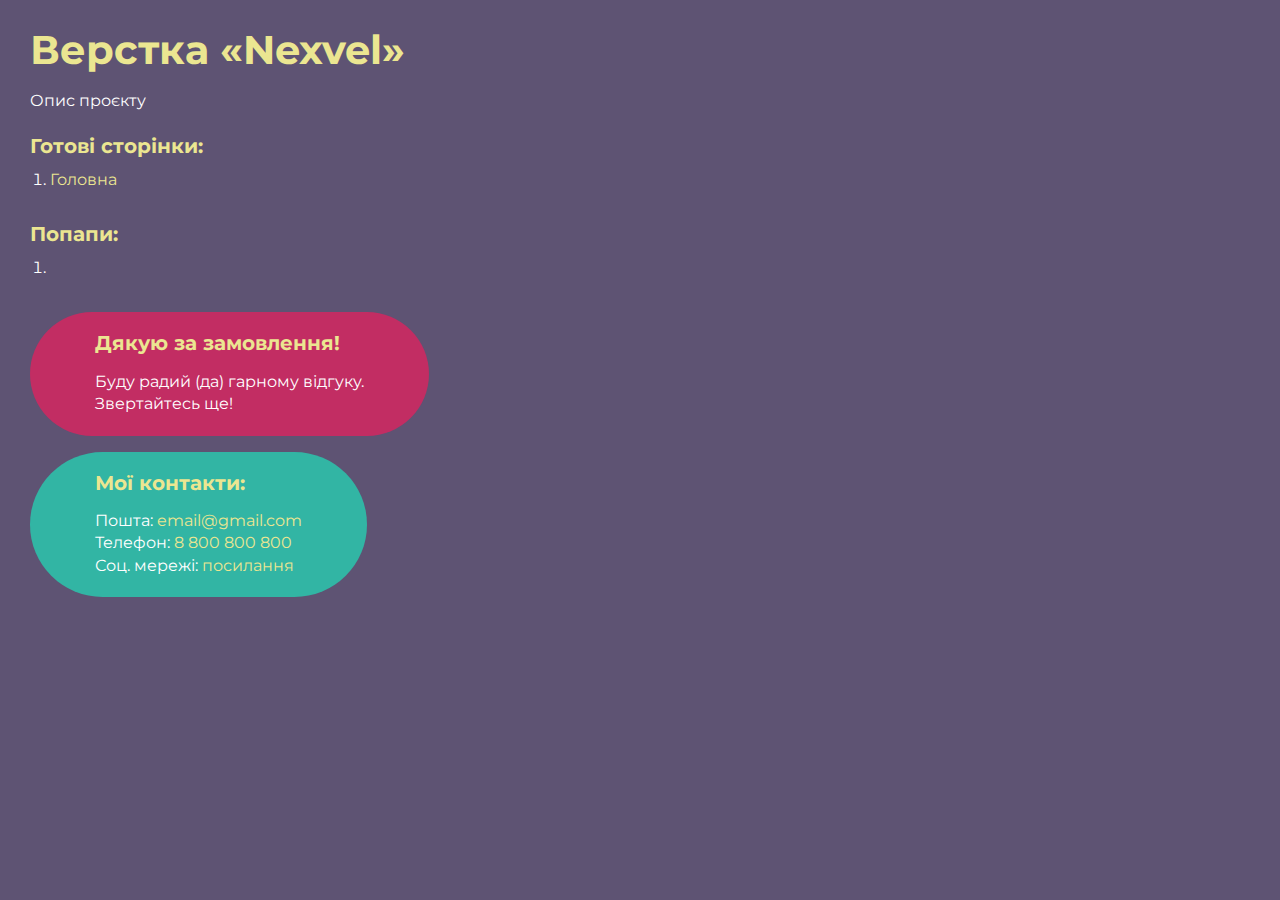
<file: index.html>
<!DOCTYPE html>
<html>

<head>
	<meta charset="UTF-8">
	<meta name="viewport" content="width=device-width, initial-scale=1.0">
	<title>Верстка «Nexvel»</title>
</head>

<body>
	<div class="rootpage">
		<h1>Верстка «Nexvel»</h1>
		<div class="rootpage__info">
			Опис проєкту
		</div>
		<h2>Готові сторінки:</h2>
		<ol class="rootpage__list">
			<li><a target="_blank" href="home.html">Головна</a></li>
		</ol>
		<h2>Попапи:</h2>
		<ol class="rootpage__list">
			<li><a target="_blank" href="home.html#"></a></li>
		</ol>
		<div class="rootpage__tnx">
			<h2>Дякую за замовлення!</h2>
			<p>Буду радий (да) гарному відгуку.</p>
			<p>Звертайтесь ще!</p>
		</div>
		<div class="rootpage__contacts">
			<h2>Мої контакти:</h2>
			<p>Пошта: <a href="mailto:email@gmail.com">email@gmail.com</a></p>
			<p>Телефон: <a href="tel:8800800800">8 800 800 800</a></p>
			<p>Соц. мережі: <a href="">посилання</a></p>
		</div>
	</div>
</body>
<style>
	@charset "UTF-8";
	@import url("https://fonts.googleapis.com/css?family=Montserrat:regular,700&display=swap");

	*,
	*::before,
	*::after {
		padding: 0px;
		margin: 0px;
		border: 0px;
		box-sizing: border-box;
	}

	html,
	body {
		height: 100%;
		margin: 0;
		padding: 0;
		min-width: 320px;
		width: 100%;
		color: #fff;
		background-color: #5e5373;
	}

	body {
		font-family: Montserrat;
		font-size: 100%;
		line-height: 1;
		font-size: 1rem;
	}

	a {
		text-decoration: none;
		color: #ebe691
	}

	a:visited {
		text-decoration: underline;
		color: #aaa768;
	}

	a:hover {
		text-decoration: none;
	}

	ul li {
		list-style: none;
	}

	img {
		vertical-align: top;
	}

	.wrapper {
		width: 100%;
		min-height: 100%;
		overflow: hidden;
	}

	.rootpage {
		padding: 30px;
		display: flex;
		flex-direction: column;
		align-items: flex-start;
	}

	@media (max-width: 767px) {
		.rootpage {
			padding: 30px 15px;
		}
	}

	h1 {
		color: #ebe691;
		font-size: 2.5rem;
		margin: 0px 0px 1.25rem 0px;
	}

	@media (max-width: 767px) {
		h1 {
			font-size: 1.85rem;
			margin: 0px 0px 1.25rem 0px;
		}
	}

	h2 {
		color: #ebe691;
		font-size: 1.25rem;
		margin: 0px 0px 1rem 0px;
	}

	@media (max-width: 767px) {
		h2 {
			font-size: 1.125rem;
			margin: 0px 0px 1rem 0px;
		}
	}

	.rootpage__info {
		line-height: 140%;
		margin: 0px 0px 1.5rem 0px;
	}

	.rootpage__list {
		margin: 0px 0px 2.25rem 1.25rem;
	}

	.rootpage__list li:not(:last-child) {
		margin: 0px 0px 15px 0px;
	}

	.rootpage__contacts,
	.rootpage__tnx {
		border-radius: 200px;
		padding: 20px 65px;
		line-height: 140%;
	}

	@media (max-width: 767px) {

		.rootpage__contacts,
		.rootpage__tnx {
			border-radius: 40px;
			padding: 20px;
		}
	}

	.rootpage__contacts {
		background: #32b5a4;

	}

	.rootpage__contacts a {
		color: #ebe691;
	}

	.rootpage__tnx {
		background: #c22d63;
		margin: 0px 0px 1rem 0px;
	}
</style>

</html>
</file>
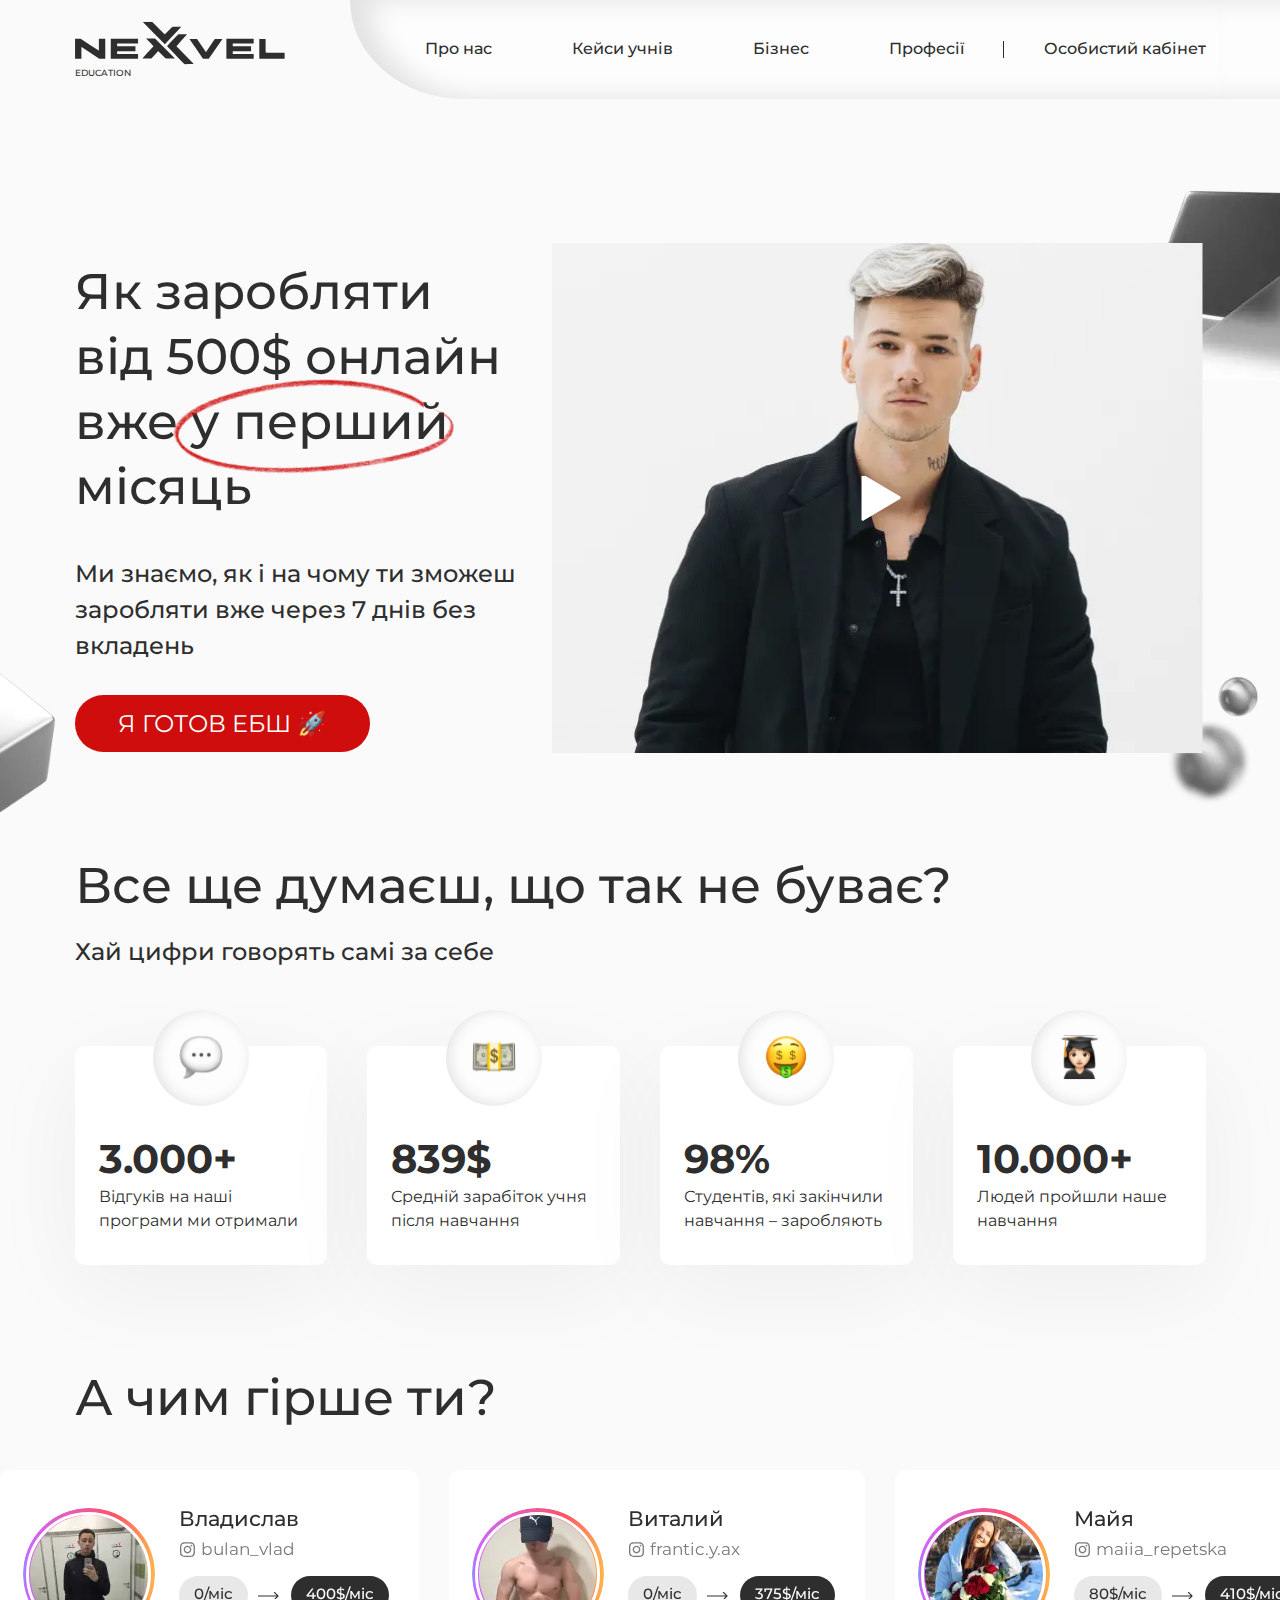
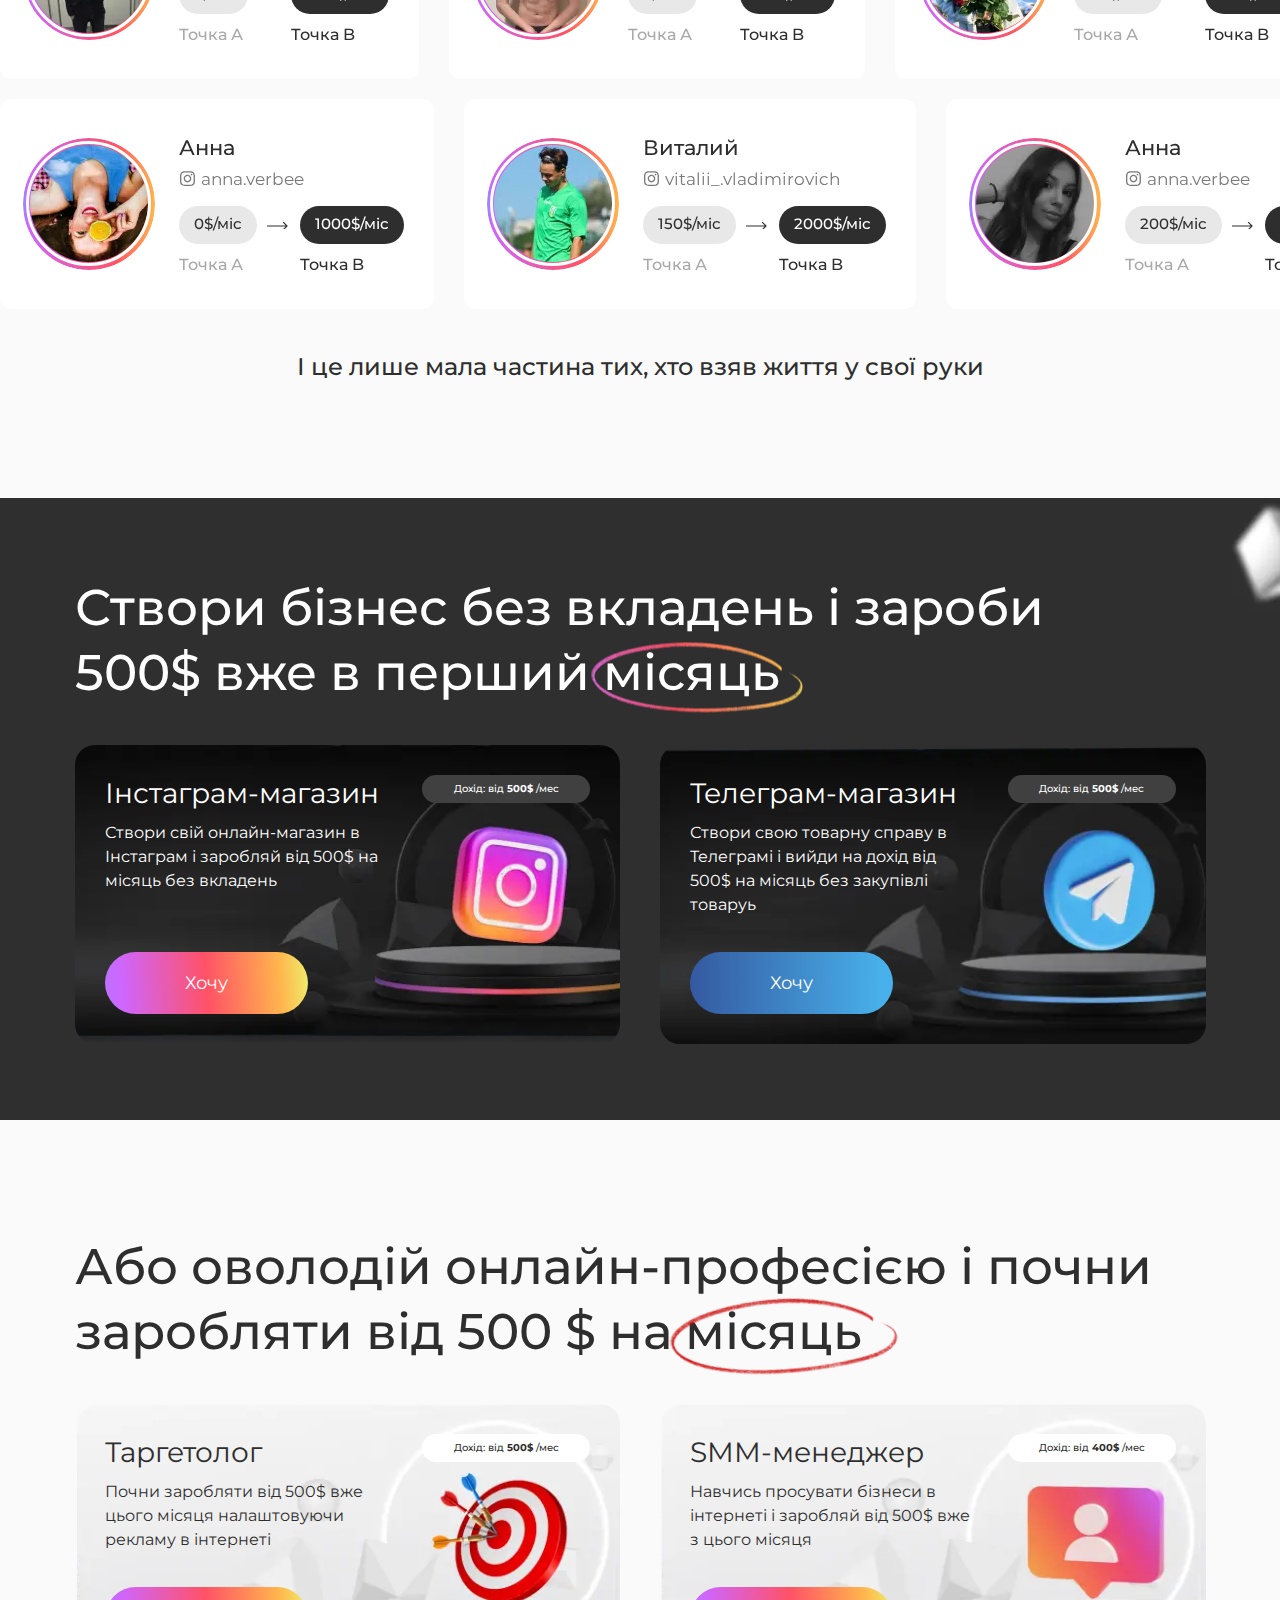
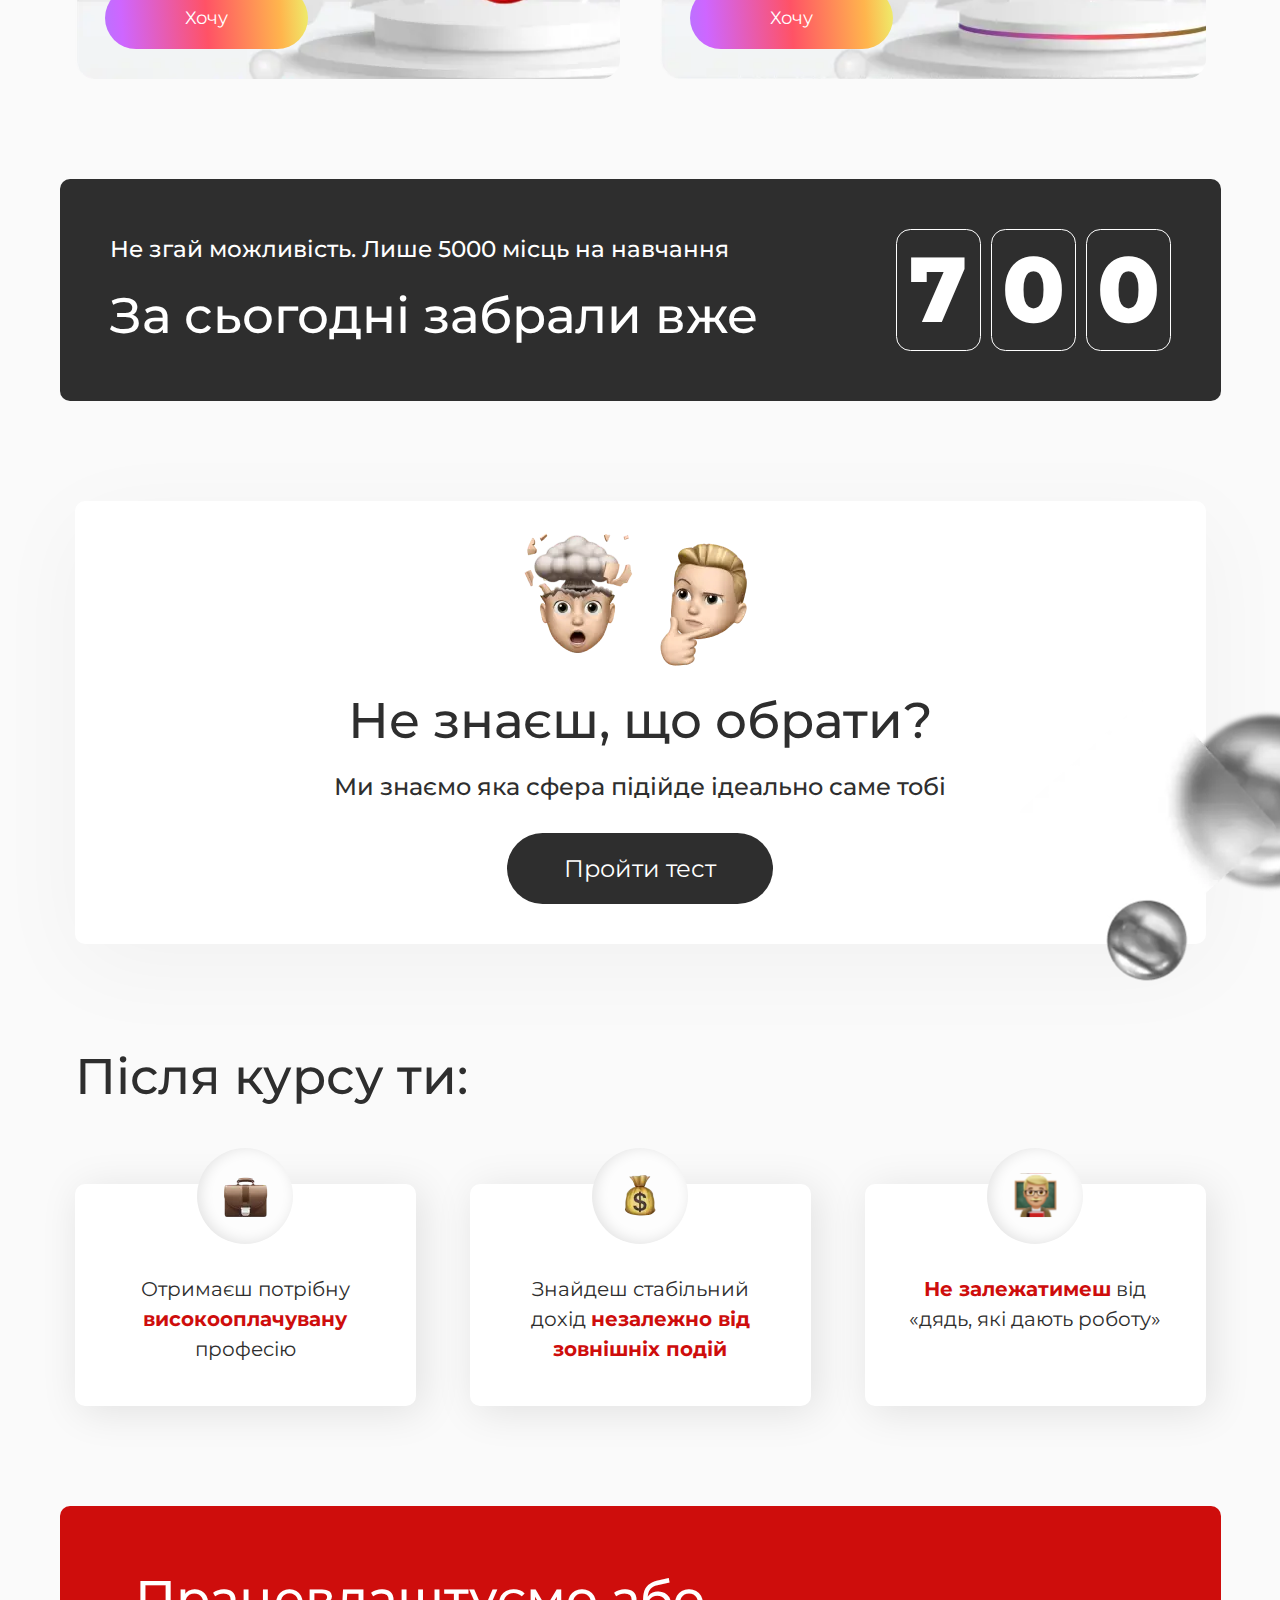
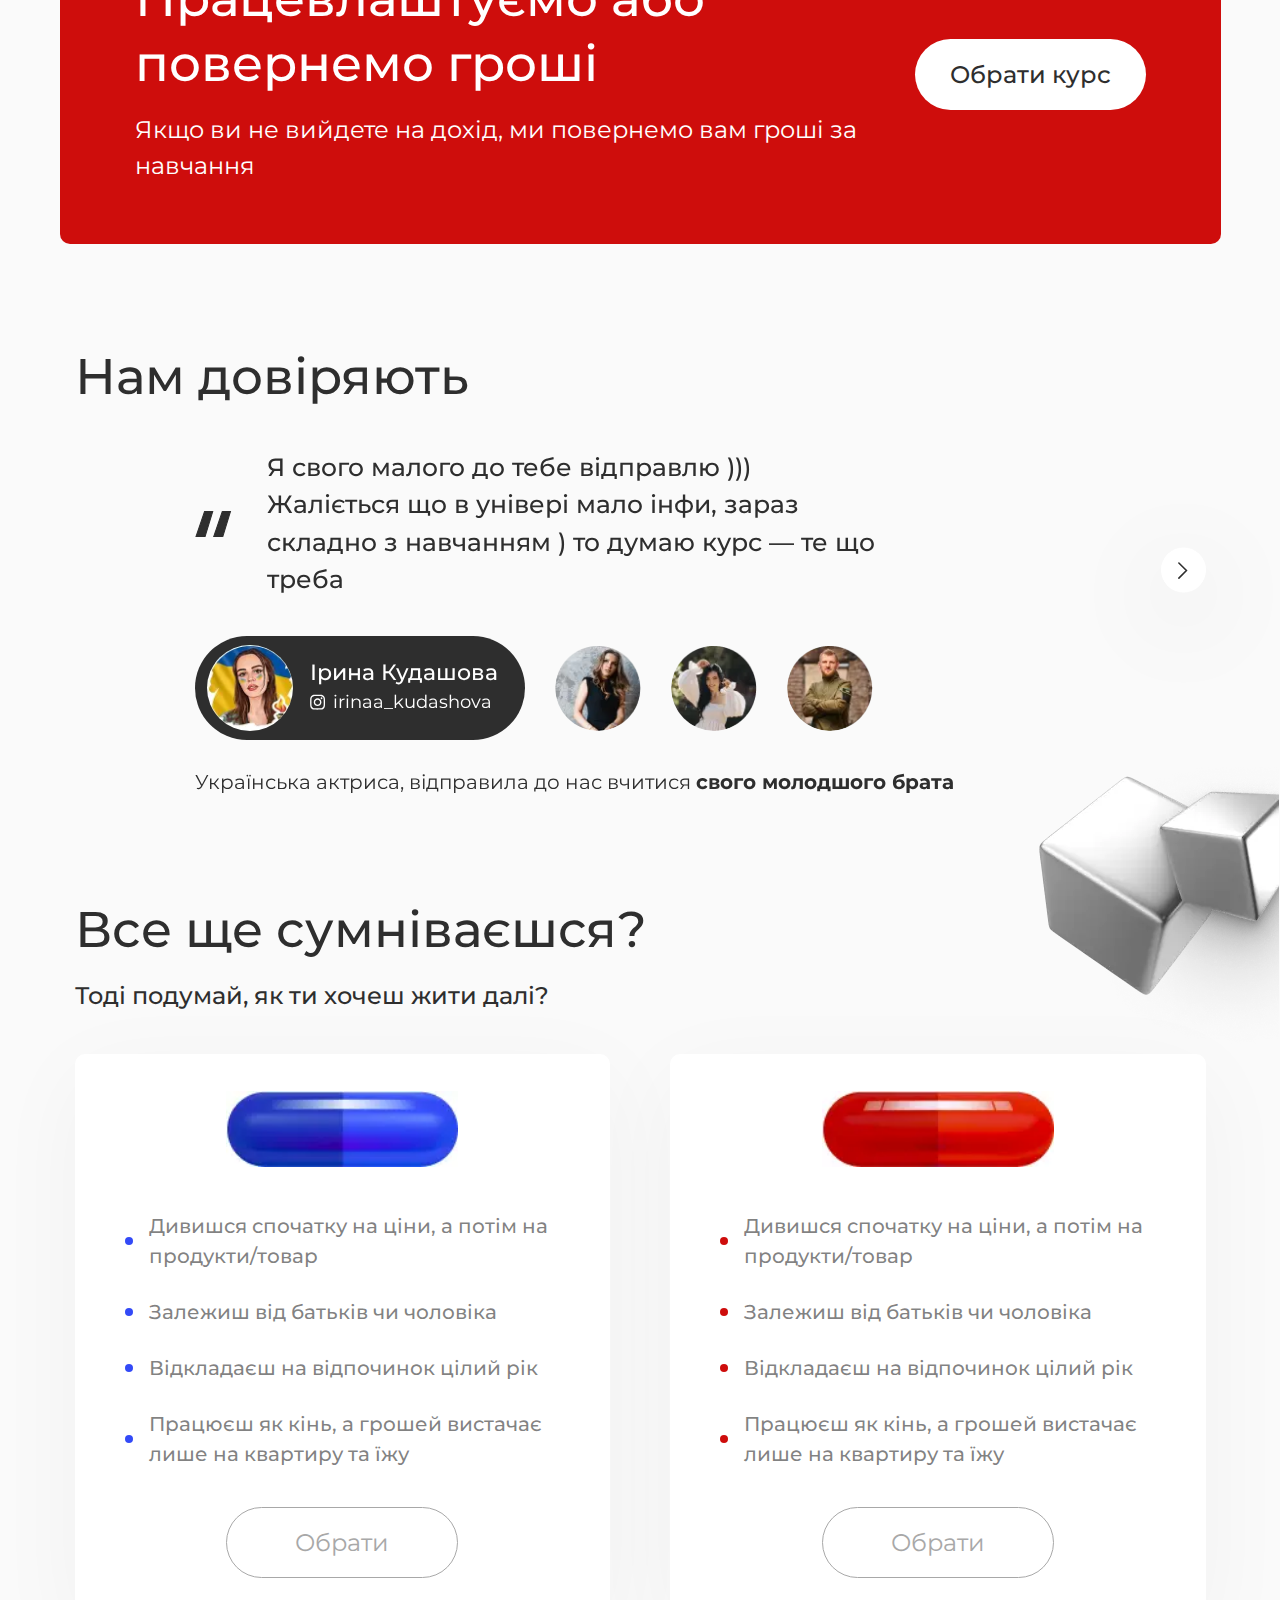
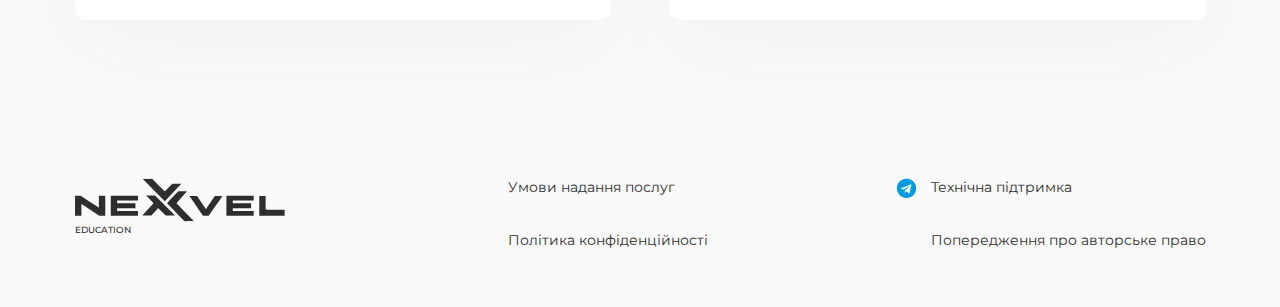
<file: home.html>
<!DOCTYPE html>
<html lang="en">

<head>
	<title>HomePage</title>
	<meta charset="UTF-8">
	<meta name="format-detection" content="telephone=no">
	<!-- <style>body{opacity: 0;}</style> -->
	<link rel="stylesheet" href="css/style.min.css?_v=20230125214231">
	<!-- <meta name="robots" content="noindex, nofollow"> -->
	<meta name="viewport" content="width=device-width, initial-scale=1.0">
</head>

<body>
	<div class="wrapper">
		<header class="header">
			<div class="header__container">
				<a href="#" class="logo">
					<img src="img/logo.svg" alt="logo">
					EDUCATION
				</a>
				<div class="header__menu menu">
					<button type="button" class="menu__icon icon-menu"><span></span></button>
					<nav class="menu__body">
						<ul class="menu__list">
							<li class="menu__item menu__item_about-us"><a href="#" class="menu__link">Про нас</a></li>
							<li class="menu__item"><a href="#" class="menu__link">Кейси учнів</a></li>
							<li class="menu__item menu__item_business"><a href="#" class="menu__link">Бізнес</a></li>
							<li class="menu__item"><a href="#" class="menu__link">Професії</a></li>
							<li class="menu__item menu__item_cab"><a href="#" class="menu__link">Особистий кабінет</a></li>
						</ul>
					</nav>
				</div>
			</div>
		</header>
		<main class="page page_home">
			<section class="hero">
				<div class="hero__container">
					<div class="hero__items">
						<div class="hero__content">
							<div hidden class="hero__dotts">
								<span></span>
							</div>
							<h2 class="hero__subtitle subtitle">Як заробляти від 500$ онлайн вже <span>у&nbsp;перший</span>
								місяць</h2>
							<h3 class="hero__label label">Ми знаємо, як і на чому ти зможеш заробляти вже через 7 днів без
								вкладень</h3>
							<div data-da=".hero__container,992,last" class="hero__cta">
								<a href="#" class="hero__button">Я ГОТОВ ЕБШ 🚀</a>
							</div>
						</div>
						<a data-watch href="#" class="hero__image">
							<span class="hero__icon">
								<img src="img/home/hero/play.svg" alt="icon">
							</span>
							<picture><source srcset="img/home/hero/hero.webp" type="image/webp"><img src="img/home/hero/hero.png" alt="image"></picture>
						</a>
					</div>
				</div>
			</section>
			<section class="page__statistics statistics">
				<div class="statistics__container">
					<h2 class="statistics__subtitle subtitle">Все ще думаєш, що так не буває?</h2>
					<h3 class="statistics__label label">Хай цифри говорять самі за себе</h3>
					<div class="statistics__items">
						<div class="statistics__item item-statistics">
							<div class="item-statistics__image">
								<img src="img/home/statistics/01.svg" alt="icon">
							</div>
							<div class="item-statistics__value">3.000+</div>
							<p class="item-statistics__text">Відгуків на наші програми ми отримали</p>
						</div>
						<div class="statistics__item item-statistics">
							<div class="item-statistics__image">
								<img src="img/home/statistics/02.svg" alt="icon">
							</div>
							<div class="item-statistics__value">839$</div>
							<p class="item-statistics__text">Средній зарабіток учня після навчання</p>
						</div>
						<div class="statistics__item item-statistics">
							<div class="item-statistics__image">
								<img src="img/home/statistics/03.svg" alt="icon">
							</div>
							<div class="item-statistics__value">98%</div>
							<p class="item-statistics__text">Студентів, які закінчили навчання – заробляють</p>
						</div>
						<div class="statistics__item item-statistics">
							<div class="item-statistics__image">
								<img src="img/home/statistics/04.svg" alt="icon">
							</div>
							<div class="item-statistics__value">10.000+</div>
							<p class="item-statistics__text">Людей пройшли наше навчання</p>
						</div>
					</div>
				</div>
			</section>
			<section class="page__worse worse">
				<div class="worse__container worse__container_first ">
					<h2 class="worse__subtitle subtitle">А чим гірше ти?</h2>
					<div hidden class="worse__next">
						<img src="img/icons/right-arrow-dark.svg" alt="icon:arrow-right">
					</div>
				</div>
				<div class="worse__items">
					<div class="worse__slider swiper">
						<div class="worse__wrapper swiper-wrapper">
							<div class="worse__slide swiper-slide">
								<div class="worse__item item-worse">
									<div class="item-worse__avatar">
										<picture><source srcset="img/home/worse/01.webp" type="image/webp"><img src="img/home/worse/01.png" alt="image"></picture>
									</div>
									<div class="item-worse__body">
										<div class="item-worse__name">Станислав</div>
										<a href="#" class="item-worse__social">stasikostyk</a>
										<div class="item-worse__road">
											<div class="item-worse__start">
												<div class="item-worse__value-start"><span>75$/міс</span></div>
												<span class="item-worse__start-point">Точка А</span>
											</div>
											<div class="item-worse__end">
												<div class="item-worse__value-end"> <span>375$/міс</span> </div>
												<span class="item-worse__end-point">Точка B</span>
											</div>
										</div>
									</div>
								</div>
							</div>
							<div class="worse__slide swiper-slide">
								<div class="worse__item item-worse">
									<div class="item-worse__avatar">
										<picture><source srcset="img/home/worse/02.webp" type="image/webp"><img src="img/home/worse/02.png" alt="image"></picture>
									</div>
									<div class="item-worse__body">
										<div class="item-worse__name">Владислав</div>
										<a href="#" class="item-worse__social">bulan_vlad</a>
										<div class="item-worse__road">
											<div class="item-worse__start">
												<div class="item-worse__value-start"><span>0/міс</span></div>
												<span class="item-worse__start-point">Точка А</span>
											</div>
											<div class="item-worse__end">
												<div class="item-worse__value-end"> <span>400$/міс</span> </div>
												<span class="item-worse__end-point">Точка B</span>
											</div>
										</div>
									</div>
								</div>
							</div>
							<div class="worse__slide swiper-slide">
								<div class="worse__item item-worse">
									<div class="item-worse__avatar">
										<picture><source srcset="img/home/worse/03.webp" type="image/webp"><img src="img/home/worse/03.png" alt="image"></picture>
									</div>
									<div class="item-worse__body">
										<div class="item-worse__name">Виталий</div>
										<a href="#" class="item-worse__social">frantic.y.ax</a>
										<div class="item-worse__road">
											<div class="item-worse__start">
												<div class="item-worse__value-start"><span>0/міс</span></div>
												<span class="item-worse__start-point">Точка А</span>
											</div>
											<div class="item-worse__end">
												<div class="item-worse__value-end"> <span>375$/міс</span> </div>
												<span class="item-worse__end-point">Точка B</span>
											</div>
										</div>
									</div>
								</div>
							</div>
							<div class="worse__slide swiper-slide">
								<div class="worse__item item-worse">
									<div class="item-worse__avatar">
										<picture><source srcset="img/home/worse/04.webp" type="image/webp"><img src="img/home/worse/04.png" alt="image"></picture>
									</div>
									<div class="item-worse__body">
										<div class="item-worse__name">Майя</div>
										<a href="#" class="item-worse__social">maiia_repetska</a>
										<div class="item-worse__road">
											<div class="item-worse__start">
												<div class="item-worse__value-start"><span>80$/міс</span></div>
												<span class="item-worse__start-point">Точка А</span>
											</div>
											<div class="item-worse__end">
												<div class="item-worse__value-end"> <span>410$/міс</span> </div>
												<span class="item-worse__end-point">Точка B</span>
											</div>
										</div>
									</div>
								</div>
							</div>
							<div class="worse__slide swiper-slide">
								<div class="worse__item item-worse">
									<div class="item-worse__avatar">
										<picture><source srcset="img/home/worse/05.webp" type="image/webp"><img src="img/home/worse/05.png" alt="image"></picture>
									</div>
									<div class="item-worse__body">
										<div class="item-worse__name">Карина</div>
										<a href="#" class="item-worse__social">kostetska_ya</a>
										<div class="item-worse__road">
											<div class="item-worse__start">
												<div class="item-worse__value-start"><span>300$/міс</span></div>
												<span class="item-worse__start-point">Точка А</span>
											</div>
											<div class="item-worse__end">
												<div class="item-worse__value-end"> <span>500$/міс</span> </div>
												<span class="item-worse__end-point">Точка B</span>
											</div>
										</div>
									</div>
								</div>
							</div>
							<div class="worse__slide swiper-slide">
								<div class="worse__item item-worse">
									<div class="item-worse__avatar">
										<picture><source srcset="img/home/worse/06.webp" type="image/webp"><img src="img/home/worse/06.png" alt="image"></picture>
									</div>
									<div class="item-worse__body">
										<div class="item-worse__name">Валерия</div>
										<a href="#" class="item-worse__social">callmelerka</a>
										<div class="item-worse__road">
											<div class="item-worse__start">
												<div class="item-worse__value-start"><span>0$/міс</span></div>
												<span class="item-worse__start-point">Точка А</span>
											</div>
											<div class="item-worse__end">
												<div class="item-worse__value-end"> <span>400$/міс</span> </div>
												<span class="item-worse__end-point">Точка B</span>
											</div>
										</div>
									</div>
								</div>
							</div>
							<div class="worse__slide swiper-slide">
								<div class="worse__item item-worse">
									<div class="item-worse__avatar">
										<picture><source srcset="img/home/worse/07.webp" type="image/webp"><img src="img/home/worse/07.png" alt="image"></picture>
									</div>
									<div class="item-worse__body">
										<div class="item-worse__name">Александр</div>
										<a href="#" class="item-worse__social">tunkivv</a>
										<div class="item-worse__road">
											<div class="item-worse__start">
												<div class="item-worse__value-start"><span>250$/міс</span></div>
												<span class="item-worse__start-point">Точка А</span>
											</div>
											<div class="item-worse__end">
												<div class="item-worse__value-end"> <span>375$/міс</span> </div>
												<span class="item-worse__end-point">Точка B</span>
											</div>
										</div>
									</div>
								</div>
							</div>
							<div class="worse__slide swiper-slide">
								<div class="worse__item item-worse">
									<div class="item-worse__avatar">
										<picture><source srcset="img/home/worse/08.webp" type="image/webp"><img src="img/home/worse/08.png" alt="image"></picture>
									</div>
									<div class="item-worse__body">
										<div class="item-worse__name">Илона</div>
										<a href="#" class="item-worse__social">il.svil</a>
										<div class="item-worse__road">
											<div class="item-worse__start">
												<div class="item-worse__value-start"><span>250$/міс</span></div>
												<span class="item-worse__start-point">Точка А</span>
											</div>
											<div class="item-worse__end">
												<div class="item-worse__value-end"> <span>500$/міс</span> </div>
												<span class="item-worse__end-point">Точка B</span>
											</div>
										</div>
									</div>
								</div>
							</div>
							<div class="worse__slide swiper-slide">
								<div class="worse__item item-worse">
									<div class="item-worse__avatar">
										<picture><source srcset="img/home/worse/09.webp" type="image/webp"><img src="img/home/worse/09.png" alt="image"></picture>
									</div>
									<div class="item-worse__body">
										<div class="item-worse__name">Артем</div>
										<a href="#" class="item-worse__social">artemshumkoo</a>
										<div class="item-worse__road">
											<div class="item-worse__start">
												<div class="item-worse__value-start"><span>375$/міс</span></div>
												<span class="item-worse__start-point">Точка А</span>
											</div>
											<div class="item-worse__end">
												<div class="item-worse__value-end"> <span>1000$/міс</span> </div>
												<span class="item-worse__end-point">Точка B</span>
											</div>
										</div>
									</div>
								</div>
							</div>
							<div class="worse__slide swiper-slide">
								<div class="worse__item item-worse">
									<div class="item-worse__avatar">
										<picture><source srcset="img/home/worse/10.webp" type="image/webp"><img src="img/home/worse/10.png" alt="image"></picture>
									</div>
									<div class="item-worse__body">
										<div class="item-worse__name">Максим</div>
										<a href="#" class="item-worse__social">maks._11</a>
										<div class="item-worse__road">
											<div class="item-worse__start">
												<div class="item-worse__value-start"><span>0$/міс</span></div>
												<span class="item-worse__start-point">Точка А</span>
											</div>
											<div class="item-worse__end">
												<div class="item-worse__value-end"> <span>800$/міс</span> </div>
												<span class="item-worse__end-point">Точка B</span>
											</div>
										</div>
									</div>
								</div>
							</div>
						</div>
					</div>
					<div class="worse__slider-bottom swiper">
						<div class="worse__wrapper swiper-wrapper">
							<div class="worse__slide swiper-slide">
								<div class="worse__item item-worse">
									<div class="item-worse__avatar">
										<picture><source srcset="img/home/worse/11.webp" type="image/webp"><img src="img/home/worse/11.png" alt="image"></picture>
									</div>
									<div class="item-worse__body">
										<div class="item-worse__name">Владислав</div>
										<a href="#" class="item-worse__social">vlad.zhitenev</a>
										<div class="item-worse__road">
											<div class="item-worse__start">
												<div class="item-worse__value-start"><span>0$/міс</span></div>
												<span class="item-worse__start-point">Точка А</span>
											</div>
											<div class="item-worse__end">
												<div class="item-worse__value-end"> <span>600$/міс</span> </div>
												<span class="item-worse__end-point">Точка B</span>
											</div>
										</div>
									</div>
								</div>
							</div>
							<div class="worse__slide swiper-slide">
								<div class="worse__item item-worse">
									<div class="item-worse__avatar">
										<picture><source srcset="img/home/worse/12.webp" type="image/webp"><img src="img/home/worse/12.png" alt="image"></picture>
									</div>
									<div class="item-worse__body">
										<div class="item-worse__name">Анна</div>
										<a href="#" class="item-worse__social">anna.verbee</a>
										<div class="item-worse__road">
											<div class="item-worse__start">
												<div class="item-worse__value-start"><span>0$/міс</span></div>
												<span class="item-worse__start-point">Точка А</span>
											</div>
											<div class="item-worse__end">
												<div class="item-worse__value-end"> <span>1000$/міс</span> </div>
												<span class="item-worse__end-point">Точка B</span>
											</div>
										</div>
									</div>
								</div>
							</div>
							<div class="worse__slide swiper-slide">
								<div class="worse__item item-worse">
									<div class="item-worse__avatar">
										<picture><source srcset="img/home/worse/13.webp" type="image/webp"><img src="img/home/worse/13.png" alt="image"></picture>
									</div>
									<div class="item-worse__body">
										<div class="item-worse__name">Виталий</div>
										<a href="#" class="item-worse__social">vitalii_.vladimirovich</a>
										<div class="item-worse__road">
											<div class="item-worse__start">
												<div class="item-worse__value-start"><span>150$/міс</span></div>
												<span class="item-worse__start-point">Точка А</span>
											</div>
											<div class="item-worse__end">
												<div class="item-worse__value-end"> <span>2000$/міс</span> </div>
												<span class="item-worse__end-point">Точка B</span>
											</div>
										</div>
									</div>
								</div>
							</div>
							<div class="worse__slide swiper-slide">
								<div class="worse__item item-worse">
									<div class="item-worse__avatar">
										<picture><source srcset="img/home/worse/14.webp" type="image/webp"><img src="img/home/worse/14.png" alt="image"></picture>
									</div>
									<div class="item-worse__body">
										<div class="item-worse__name">Анна</div>
										<a href="#" class="item-worse__social">anna.verbee</a>
										<div class="item-worse__road">
											<div class="item-worse__start">
												<div class="item-worse__value-start"><span>200$/міс</span></div>
												<span class="item-worse__start-point">Точка А</span>
											</div>
											<div class="item-worse__end">
												<div class="item-worse__value-end"> <span>625$/міс</span> </div>
												<span class="item-worse__end-point">Точка B</span>
											</div>
										</div>
									</div>
								</div>
							</div>
							<div class="worse__slide swiper-slide">
								<div class="worse__item item-worse">
									<div class="item-worse__avatar">
										<picture><source srcset="img/home/worse/15.webp" type="image/webp"><img src="img/home/worse/15.png" alt="image"></picture>
									</div>
									<div class="item-worse__body">
										<div class="item-worse__name">Максим</div>
										<a href="#" class="item-worse__social">maxim.bura</a>
										<div class="item-worse__road">
											<div class="item-worse__start">
												<div class="item-worse__value-start"><span>150$/міс</span></div>
												<span class="item-worse__start-point">Точка А</span>
											</div>
											<div class="item-worse__end">
												<div class="item-worse__value-end"> <span>1500$/міс</span> </div>
												<span class="item-worse__end-point">Точка B</span>
											</div>
										</div>
									</div>
								</div>
							</div>
							<div class="worse__slide swiper-slide">
								<div class="worse__item item-worse">
									<div class="item-worse__avatar">
										<picture><source srcset="img/home/worse/16.webp" type="image/webp"><img src="img/home/worse/16.png" alt="image"></picture>
									</div>
									<div class="item-worse__body">
										<div class="item-worse__name">Елена</div>
										<a href="#" class="item-worse__social">lenkos_05</a>
										<div class="item-worse__road">
											<div class="item-worse__start">
												<div class="item-worse__value-start"><span>110$/міс</span></div>
												<span class="item-worse__start-point">Точка А</span>
											</div>
											<div class="item-worse__end">
												<div class="item-worse__value-end"> <span>700$/міс</span> </div>
												<span class="item-worse__end-point">Точка B</span>
											</div>
										</div>
									</div>
								</div>
							</div>
							<div class="worse__slide swiper-slide">
								<div class="worse__item item-worse">
									<div class="item-worse__avatar">
										<picture><source srcset="img/home/worse/17.webp" type="image/webp"><img src="img/home/worse/17.png" alt="image"></picture>
									</div>
									<div class="item-worse__body">
										<div class="item-worse__name">Дмитрий</div>
										<a href="#" class="item-worse__social">_dima_lebid_</a>
										<div class="item-worse__road">
											<div class="item-worse__start">
												<div class="item-worse__value-start"><span>0$/міс</span></div>
												<span class="item-worse__start-point">Точка А</span>
											</div>
											<div class="item-worse__end">
												<div class="item-worse__value-end"> <span>375$/міс</span> </div>
												<span class="item-worse__end-point">Точка B</span>
											</div>
										</div>
									</div>
								</div>
							</div>
							<div class="worse__slide swiper-slide">
								<div class="worse__item item-worse">
									<div class="item-worse__avatar">
										<picture><source srcset="img/home/worse/18.webp" type="image/webp"><img src="img/home/worse/18.png" alt="image"></picture>
									</div>
									<div class="item-worse__body">
										<div class="item-worse__name">Кирилл</div>
										<a href="#" class="item-worse__social">kirill_donetskiy</a>
										<div class="item-worse__road">
											<div class="item-worse__start">
												<div class="item-worse__value-start"><span>350$/міс</span></div>
												<span class="item-worse__start-point">Точка А</span>
											</div>
											<div class="item-worse__end">
												<div class="item-worse__value-end"> <span>1000$/міс</span> </div>
												<span class="item-worse__end-point">Точка B</span>
											</div>
										</div>
									</div>
								</div>
							</div>
							<div class="worse__slide swiper-slide">
								<div class="worse__item item-worse">
									<div class="item-worse__avatar">
										<picture><source srcset="img/home/worse/19.webp" type="image/webp"><img src="img/home/worse/19.png" alt="image"></picture>
									</div>
									<div class="item-worse__body">
										<div class="item-worse__name">Назар</div>
										<a href="#" class="item-worse__social">zayats_nazar</a>
										<div class="item-worse__road">
											<div class="item-worse__start">
												<div class="item-worse__value-start"><span>0$/міс</span></div>
												<span class="item-worse__start-point">Точка А</span>
											</div>
											<div class="item-worse__end">
												<div class="item-worse__value-end"> <span>200$/міс</span> </div>
												<span class="item-worse__end-point">Точка B</span>
											</div>
										</div>
									</div>
								</div>
							</div>
							<div class="worse__slide swiper-slide">
								<div class="worse__item item-worse">
									<div class="item-worse__avatar">
										<picture><source srcset="img/home/worse/20.webp" type="image/webp"><img src="img/home/worse/20.png" alt="image"></picture>
									</div>
									<div class="item-worse__body">
										<div class="item-worse__name">Тарас</div>
										<a href="#" class="item-worse__social">_in_your_style_ua</a>
										<div class="item-worse__road">
											<div class="item-worse__start">
												<div class="item-worse__value-start"><span>250$/міс</span></div>
												<span class="item-worse__start-point">Точка А</span>
											</div>
											<div class="item-worse__end">
												<div class="item-worse__value-end"> <span>300$/міс</span> </div>
												<span class="item-worse__end-point">Точка B</span>
											</div>
										</div>
									</div>
								</div>
							</div>
						</div>
					</div>
				</div>
				<div class="worse__container">
					<p class="worse__text">І це лише мала частина тих, хто взяв життя у свої руки</p>
				</div>
			</section>
			<section class="page__business business">
				<div class="business__container">
					<h2 class="business__subtitle subtitle subtitle_white">Створи бізнес без вкладень і зароби 500$ вже в
						перший <span>місяць</span> </h2>
					<div class="business__items">
						<div class="business__item item-business item-business_instagram">
							<div class="item-business__content">
								<div class="item-business__header">Інстаграм-магазин</div>
								<p class="item-business__text">Створи свій онлайн-магазин в Інстаграм і заробляй від 500$ на
									місяць без вкладень</p>
								<a data-popup="#popup-instagram" href="#" class="item-business__button">Хочу</a>
							</div>
							<span class="item-business__description">Дохід: від <strong>500$</strong> /мес</span>
						</div>
						<div class="business__item item-business item-business_telegram">
							<div class="item-business__content">
								<div class="item-business__header">Телеграм-магазин</div>
								<p class="item-business__text">Створи свою товарну справу в Телеграмі і вийди на дохід від 500$
									на місяць без закупівлі товаруь</p>
								<a data-popup="#popup-telegram" href="#" class="item-business__button-telegram">Хочу</a>
							</div>
							<span class="item-business__description">Дохід: від <strong>500$</strong> /мес</span>
						</div>
					</div>
				</div>
			</section>
			<section class="page__online online">
				<div class="online__container">
					<h2 class="online__subtitle subtitle">Або оволодій онлайн-професією і почни заробляти від 500 $ на
						<span>місяць</span>
					</h2>
					<div class="business__items">
						<div class="business__item item-business item-business_target">
							<div class="item-business__content">
								<div class="item-business__header">Таргетолог</div>
								<p class="item-business__text">Почни заробляти від 500$ вже цього місяця налаштовуючи рекламу в
									інтернеті</p>
								<a data-popup="#popup-target" href="#" class="item-business__button">Хочу</a>
							</div>
							<span class="item-business__description">Дохід: від <strong>500$</strong> /мес</span>
						</div>
						<div class="business__item item-business item-business_smm">
							<div class="item-business__content">
								<div class="item-business__header">SMM-менеджер</div>
								<p class="item-business__text">Навчись просувати бізнеси в інтернеті і заробляй від 500$ вже з
									цього місяця</p>
								<a data-popup="#popup-cmm" href="#" class="item-business__button">Хочу</a>
							</div>
							<span class="item-business__description">Дохід: від <strong>400$</strong> /мес</span>
						</div>
					</div>
				</div>
			</section>
			<section class="page__today today">
				<div class="today__container">
					<div data-watch data-watch-once class="today__items">
						<div class="today__content">
							<div data-da=".today__container,992,first" class="today__headline">Не згай можливість. Лише 5000
								місць на навчання
							</div>
							<h2 class="today__subtitle subtitle subtitle_white">За сьогодні забрали вже</h2>
						</div>
						<div class="today__info info-today">
							<div class="info-today__item">
								<span>7</span>
							</div>
							<div class="info-today__item">
								<span>0</span>
							</div>
							<div class="info-today__item">
								<span>0</span>
							</div>
						</div>
					</div>
				</div>
			</section>
			<section class="page__stepper stepper">
				<div class="stepper__block">
					<div class="stepper__container">
						<div class="stepper__image">
							<picture><source srcset="img/home/stepper/01.webp" type="image/webp"><img src="img/home/stepper/01.png" alt="image"></picture>
						</div>
						<h2 class="stepper__subtitle subtitle">Не знаєш, що обрати?</h2>
						<h3 class="stepper__label label">Ми знаємо яка сфера підійде ідеально саме тобі</h3>
						<div class="stepper__action">
							<button data-popup="#popup-stepper" type="button" href="#" class="stepper__button">Пройти тест</button>
						</div>
					</div>
				</div>
			</section>
			<section class="page__after after">
				<div class="after__container">
					<h2 class="after__subtitle subtitle">Після курсу ти:</h2>
					<div class="after__items">
						<div class="after__item item-after">
							<div class="item-after__image">
								<picture><source srcset="img/home/after/01.webp" type="image/webp"><img src="img/home/after/01.png" alt="icon"></picture>
							</div>
							<p class="item-after__text">
								Отримаєш потрібну <strong class="light-red">високооплачувану</strong> професію
							</p>
						</div>
						<div class="after__item item-after">
							<div class="item-after__image">
								<picture><source srcset="img/home/after/02.webp" type="image/webp"><img src="img/home/after/02.png" alt="icon"></picture>
							</div>
							<p class="item-after__text">
								Знайдеш стабільний дохід <strong class="light-red">незалежно від зовнішніх подій</strong>
							</p>
						</div>
						<div class="after__item item-after">
							<div class="item-after__image">
								<img src="img/home/after/03.svg" alt="icon">
							</div>
							<p class="item-after__text">
								<strong class="light-red">Не залежатимеш</strong> від «дядь, які дають роботу»
							</p>
						</div>
					</div>
				</div>
			</section>
			<section class="page__job job">
				<div class="job__container">
					<div class="job__items">
						<div class="job__content">
							<h2 class="job__subtitle subtitle subtitle_white">Працевлаштуємо або повернемо гроші</h2>
							<p class="job__text">Якщо ви не вийдете на дохід, <a href="#">ми повернемо вам гроші за
									навчання</a> </p>
						</div>
						<div class="job__action">
							<a href="#" class="job__button">Обрати курс</a>
						</div>
					</div>
				</div>
			</section>
			<section class="page__reviews reviews">
				<div class="reviews__container">
					<h2 class="reviews__subtitle subtitle">Нам довіряють</h2>
					<div class="reviews__slider swiper">
						<div class="reviews__wrapper swiper-wrapper">
							<div class="reviews__slide swiper-slide slide-reviews">
								<div class="slide-reviews__wrapper">
									<p class="slide-reviews__content">
										Я свого малого до тебе відправлю ))) Жаліється що в універі мало інфи, зараз складно з
										навчанням ) то думаю курс — те
										що треба
									</p>
									<div class="slide-reviews__users users-slide">
										<div class="users-slide__active">
											<div class="users-slide__image">
												<picture><source srcset="img/home/reviews/01.webp" type="image/webp"><img src="img/home/reviews/01.jpg" alt="image"></picture>
											</div>
											<div class="user-slide__content">
												<span class="user-slide__name">Ірина Кудашова</span>
												<span class="user-slide__social">irinaa_kudashova</span>
											</div>
										</div>
										<div class="users-slide__item">
											<picture><source srcset="img/home/reviews/02.webp" type="image/webp"><img src="img/home/reviews/02.png" alt="image"></picture>
										</div>
										<div class="users-slide__item">
											<picture><source srcset="img/home/reviews/03.webp" type="image/webp"><img src="img/home/reviews/03.png" alt="image"></picture>
										</div>
										<div class="users-slide__item">
											<picture><source srcset="img/home/reviews/04.webp" type="image/webp"><img src="img/home/reviews/04.png" alt="image"></picture>
										</div>
									</div>
									<p class="slide-reviews__description">Українська актриса, відправила до нас вчитися
										<strong>свого молодшого брата</strong>
									</p>
								</div>
							</div>
							<div class="reviews__slide swiper-slide slide-reviews">
								<div class="slide-reviews__wrapper">
									<p class="slide-reviews__content">
										Ирина Сивко идет со своей командой по маркетингу к нам на марафон 😱
									</p>
									<div class="slide-reviews__users users-slide">
										<div class="users-slide__active">
											<div class="users-slide__image">
												<picture><source srcset="img/home/reviews/02.webp" type="image/webp"><img src="img/home/reviews/02.png" alt="image"></picture>
											</div>
											<div class="user-slide__content">
												<span class="user-slide__name">Ірина Сiвко</span>
												<span class="user-slide__social">iryna_sivko</span>
											</div>
										</div>
										<div class="users-slide__item">
											<picture><source srcset="img/home/reviews/03.webp" type="image/webp"><img src="img/home/reviews/03.png" alt="image"></picture>
										</div>
										<div class="users-slide__item">
											<picture><source srcset="img/home/reviews/04.webp" type="image/webp"><img src="img/home/reviews/04.png" alt="image"></picture>
										</div>
										<div class="users-slide__item">
											<picture><source srcset="img/home/reviews/01.webp" type="image/webp"><img src="img/home/reviews/01.jpg" alt="image"></picture>
										</div>
									</div>
									<p class="slide-reviews__description">Идет <strong class="red">со своей командой</strong> по
										маркетингу к нам на марафон </p>
								</div>
							</div>
							<div class="reviews__slide swiper-slide slide-reviews">
								<div class="slide-reviews__wrapper">
									<p class="slide-reviews__content">
										У мене тут мій менеджер хоче до тебе на курс по товарі, ще можна потрапити? Скажи по
										братськи
										для новачків підходить курс «Гроші не сплять» ?
									</p>
									<div class="slide-reviews__users users-slide">
										<div class="users-slide__active">
											<div class="users-slide__image">
												<picture><source srcset="img/home/reviews/03.webp" type="image/webp"><img src="img/home/reviews/03.png" alt="image"></picture>
											</div>
											<div class="user-slide__content">
												<span class="user-slide__name">Надя Чокан</span>
												<span class="user-slide__social">nadin_chokan</span>
											</div>
										</div>
										<div class="users-slide__item">
											<picture><source srcset="img/home/reviews/04.webp" type="image/webp"><img src="img/home/reviews/04.png" alt="image"></picture>
										</div>
										<div class="users-slide__item">
											<picture><source srcset="img/home/reviews/01.webp" type="image/webp"><img src="img/home/reviews/01.jpg" alt="image"></picture>
										</div>
										<div class="users-slide__item">
											<picture><source srcset="img/home/reviews/02.webp" type="image/webp"><img src="img/home/reviews/02.png" alt="image"></picture>
										</div>
									</div>
									<p class="slide-reviews__description">
										Популярна блогерка Надя Чокан відправляла до нас вчитися <strong class="red">свого
											менеджера
											товарного бізнесу</strong>
									</p>
								</div>
							</div>
							<div class="reviews__slide swiper-slide slide-reviews">
								<div class="slide-reviews__wrapper">
									<p class="slide-reviews__content">
										Сань, коли в тебе навчання починається, товариш питав чи вартує, я в тобі впевнений, тому
										рекомендував тебе! € дата точна?
									</p>
									<div class="slide-reviews__users users-slide">
										<div class="users-slide__active">
											<div class="users-slide__image">
												<picture><source srcset="img/home/reviews/04.webp" type="image/webp"><img src="img/home/reviews/04.png" alt="image"></picture>
											</div>
											<div class="user-slide__content">
												<span class="user-slide__name">Ростислав Смiрнов</span>
												<span class="user-slide__social">smirnovrostyslav</span>
											</div>
										</div>
										<div class="users-slide__item">
											<picture><source srcset="img/home/reviews/01.webp" type="image/webp"><img src="img/home/reviews/01.jpg" alt="image"></picture>
										</div>
										<div class="users-slide__item">
											<picture><source srcset="img/home/reviews/02.webp" type="image/webp"><img src="img/home/reviews/02.png" alt="image"></picture>
										</div>
										<div class="users-slide__item">
											<picture><source srcset="img/home/reviews/03.webp" type="image/webp"><img src="img/home/reviews/03.png" alt="image"></picture>
										</div>
									</div>
									<p class="slide-reviews__description">
										Нас рекомендує навіть <strong class="red">заступник Міністра Внутрішніх Справ – Ярослав
											Смирнов</strong> , можете погуглити хто це. Засновник
										благодійного центру «Добробат».
									</p>
								</div>
							</div>
						</div>
					</div>
					<button type="button" class="swiper-button-next">
						<img src="img/icons/right-arrow.svg" alt="icon:arrow">
					</button>
				</div>
			</section>
			<section class="page__doubt doubt">
				<div class="doubt__container">
					<h2 class="doubt__subtitle subtitle">Все ще сумніваєшся?</h2>
					<h3 class="doubt__label label">Тоді подумай, як ти хочеш жити далі?</h3>
					<div class="doubt__items">
						<div class="doubt__item item-doubt item-doubt_blue">
							<div class="item-doubt__image">
								<picture><source srcset="img/home/doubt/blue.webp" type="image/webp"><img src="img/home/doubt/blue.jpg" alt="icon"></picture>
							</div>
							<ul class="item-doubt__list">
								<li class="item-doubt__item">
									Дивишся спочатку на ціни, а потім на продукти/товар
								</li>
								<li class="item-doubt__item">
									Залежиш від батьків чи чоловіка
								</li>
								<li class="item-doubt__item">
									Відкладаєш на відпочинок цілий рік
								</li>
								<li class="item-doubt__item">
									Працюєш як кінь, а грошей вистачає лише на квартиру та їжу
								</li>
							</ul>
							<div class="item-doubt__action">
								<a href="#" class="item-doubt__button item-doubt__button_blue">Обрати</a>
							</div>
						</div>
						<div class="doubt__item item-doubt item-doubt_red">
							<div class="item-doubt__image">
								<picture><source srcset="img/home/doubt/red.webp" type="image/webp"><img src="img/home/doubt/red.jpg" alt="icon"></picture>
							</div>
							<ul class="item-doubt__list">
								<li class="item-doubt__item">
									Дивишся спочатку на ціни, а потім на продукти/товар
								</li>
								<li class="item-doubt__item">
									Залежиш від батьків чи чоловіка
								</li>
								<li class="item-doubt__item">
									Відкладаєш на відпочинок цілий рік
								</li>
								<li class="item-doubt__item">
									Працюєш як кінь, а грошей вистачає лише на квартиру та їжу
								</li>
							</ul>
							<div class="item-doubt__action">
								<a href="#" class="item-doubt__button item-doubt__button_red">Обрати</a>
							</div>
						</div>
					</div>
				</div>
			</section>
		</main>
		<footer class="footer">
			<div class="footer__container">
				<div class="footer__items">
					<div class="footer__logo">
						<a href="#" class="logo">
							<img src="img/logo.svg" alt="icon:logo">
							EDUCATION
						</a>
					</div>
					<ul class="footer__list footer__list_first">
						<li class="footer__item">
							<a data-da=".footer__logo,844,last" href="#" class="footer__link">Умови надання послуг</a>
						</li>
						<li data-da=".footer__list_second,844,first" class="footer__item">
							<a href="#" class="footer__link">Політика конфіденційності</a>
						</li>
					</ul>
					<ul class="footer__list footer__list_second">
						<li class="footer__item footer__item_telegram">
							<a href="#" class="footer__link">Технічна підтримка</a>
						</li>
						<li class="footer__item">
							<a href="#" class="footer__link">Попередження про авторське право</a>
						</li>
					</ul>
				</div>
			</div>
		</footer>
	</div>
	<div id="popup-instagram" aria-hidden="true" class="popup">
		<div class="popup__wrapper">
			<div class="popup__content">
				<div class="popup__header">
					Інстаграм-магазин
				</div>
				<p class="popup__text">
					Ймовірно, ви станете чудовим підприємцем, але щось заважає вам розпочати. За нашими досліденнями, людину
					зазвичай відокремлюють від хорошого доходу в улюбленій справі лише відсутність чіткої перевіреної роками
					інструкції. Саме цю інструкцію ми розробили, щоби варіантів НЕ заробити у вас просто не було.
				</p>
				<div class="popup__action">
					<a href="#" class="popup__button">Подробнее</a>
				</div>
			</div>
		</div>
	</div>
	<div id="popup-telegram" aria-hidden="true" class="popup">
		<div class="popup__wrapper">
			<div class="popup__content">
				<div class="popup__header">
					Телеграм-магазин
				</div>
				<p class="popup__text">
					Ймовірно, ви станете чудовим підприємцем, але щось заважає вам розпочати. За нашими досліденнями, людину
					зазвичай
					відокремлюють від хорошого доходу в улюбленій справі лише відсутність чіткої перевіреної роками інструкції.
					Саме цю
					інструкцію ми розробили, щоби варіантів НЕ заробити у вас просто не було.
				</p>
				<div class="popup__action">
					<a href="#" class="popup__button">Подробнее</a>
				</div>
			</div>
		</div>
	</div>
	<div id="popup-target" aria-hidden="true" class="popup">
		<div class="popup__wrapper">
			<div class="popup__content">
				<div class="popup__header">
					Таргетолог
				</div>
				<p class="popup__text">
					Вакансій таргетологів повно в кожному каналі з пошуку фахівців. Це молода професія, цікава для кожного, хто
					хоче
					навчитися просувати бізнес, власний чи чужий. І грошей у цій професії закопано дуже багато. Залишилося
					розібратися у
					всіх тонкощах. А ми розробили методологію найшвидшого навчання, щоб ти зміг розпочати заробляти з перших
					днів.
				</p>
				<div class="popup__action">
					<a href="#" class="popup__button">Подробнее</a>
				</div>
			</div>
		</div>
	</div>
	<div id="popup-cmm" aria-hidden="true" class="popup">
		<div class="popup__wrapper">
			<div class="popup__content">
				<div class="popup__header">
					СММ
				</div>
				<p class="popup__text">
					СММ-фахівців компанії та блогери шукають щодня. Від цієї людини залежать продажі та здатність компанії
					вижити. Наш курс
					допоможе вам не просто здобути знання, аби почати свій шлях в СММ. Особливо це важливо для новачків у
					професії — вони
					матимуть відразу правильні знання, без хибних даних.
				</p>
				<div class="popup__action">
					<a href="#" class="popup__button">Подробнее</a>
				</div>
			</div>
		</div>
	</div>


	<div id="popup-stepper" aria-hidden="true" class="popup popup__stepper">
		<div class="popup__wrapper">
			<div data-popc class="popup__content">
				<div class="stepper__wrapper">
					<form data-multi-step action="#" class="stepper__form">
						<div class="stepper__line">
							<span class="stepper__bar"></span>
						</div>
						<div data-da=".stepper__mobile,991.98,last" data-step data-step-first-active class="card active">
							<div class="card__header">1. Ти хочеш працювати на себе чи в наймі?</div>
							<div class="card__values">
								<div class="options">
									<div class="options__item">
										<input hidden id="o_1" class="options__input" checked type="radio" value="1" name="option">
										<label for="o_1" class="options__label"><span class="options__text">Ніякого найму,
												будь ласка! Жодних звітів іншим людям!</span></label>
									</div>
									<div class="options__item">
										<input hidden id="o_2" class="options__input" type="radio" value="2" name="option">
										<label for="o_2" class="options__label"><span class="options__text">На себе - круто,
												але мені б все ж таки хотілося більшої стабільності і менше
												контролювати</span></label>
									</div>
								</div>
							</div>
							<div class="card__cta">
								<button data-next class="card__button" type="button">Далі</button>
							</div>
						</div>
						<div data-da=".stepper__mobile,991.98,last" data-step class="card">
							<div class="card__header">2. Скільки часу на день ви готові приділяти роботі?</div>
							<div class="card__values">
								<div class="options options-small">
									<div class="options__item">
										<input hidden id="o_6" class="options__input" checked type="radio" value="6" name="option">
										<label for="o_6" class="options__label"><span class="options__text">до 2
												годин</span></label>
									</div>
									<div class="options__item">
										<input hidden id="o_7" class="options__input" type="radio" value="7" name="option">
										<label for="o_7" class="options__label"><span class="options__text">від 2 до
												4</span></label>
									</div>
									<div class="options__item">
										<input hidden id="o_54" class="options__input" type="radio" value="7" name="option">
										<label for="o_54" class="options__label"><span class="options__text">від 4 до
												6</span></label>
									</div>
								</div>
							</div>
							<div class="card__cta">
								<button data-next class="card__button" type="button">Далі</button>
							</div>
						</div>
						<div data-da=".stepper__mobile,991.98,last" data-step class="card">
							<div class="card__header">3.1 Ти любиш інстаграм, хочеш більше проявлятися і заглиблюватися в
								деталі, більше часу проводити в соцмережах? Чи хочеш
								простоти та зрозумілого функціоналу?</div>
							<div class="card__values">
								<div class="options">
									<div class="options__item">
										<input hidden id="o_77" class="options__input" checked type="radio" value="6" name="option">
										<label for="o_77" class="options__label"><span class="options__text">Обожнюю
												Інстаграм, його можливості, люблю морочитися з візуалом, робити ріллс і
												т.д.</span></label>
									</div>
									<div class="options__item">
										<input hidden id="o_88" class="options__input" type="radio" value="7" name="option">
										<label for="o_88" class="options__label"><span class="options__text">Мені набрид
												Інстаграм з його банами, цензурою, заморочками з візуалом стрічки і т.д. Я
												хочу простоти та ясності!</span></label>
									</div>
								</div>
							</div>
							<div class="card__cta">
								<button data-next class="card__button" type="button">Далі</button>
							</div>
						</div>
						<div data-da=".stepper__mobile,991.98,last" data-step class="card">
							<div class="card__header">3.2 Ти більше про структуру, цифри та аналітику? Чи про творчість,
								креатив та ідеї?</div>
							<div class="card__values">
								<div class="options">
									<div class="options__item">
										<input hidden id="o_66" class="options__input" checked type="radio" value="6" name="option">
										<label for="o_66" class="options__label"><span class="options__text">Більше за
												будь-яку зрозумілу структуровану роботу.</span></label>
									</div>
									<div class="options__item">
										<input hidden id="o_99" class="options__input" type="radio" value="7" name="option">
										<label for="o_99" class="options__label"><span class="options__text">Мені б менше
												аналізувати і менше відповідальності за чужі гроші. Люблю
												творити!</span></label>
									</div>
								</div>
							</div>
							<div class="card__cta">
								<button data-next data-nex-finish class="card__button" type="button">Далі</button>
							</div>
						</div>
					</form>
					<div class="stepper__mobile">
						<div data-da=".stepper__form,991.98,2" data-step data-step-first-active data-step-first-active class="card active">
							<div class="card__header">1. Ти хочеш працювати на себе чи в наймі?</div>
							<div class="card__values">
								<div class="options">
									<div class="options__item">
										<input hidden id="o_10" class="options__input" checked type="radio" value="1" name="option">
										<label for="o_10" class="options__label"><span class="options__text">Ніякого найму,
												будь ласка! Жодних звітів іншим людям!</span></label>
									</div>
									<div class="options__item">
										<input hidden id="o_11" class="options__input" type="radio" value="2" name="option">
										<label for="o_11" class="options__label"><span class="options__text">На себе -
												круто,
												але мені б все ж таки хотілося більшої стабільності і менше
												контролювати</span></label>
									</div>
								</div>
							</div>
							<div class="card__cta">
								<button data-next class="card__button" type="button">Далі</button>
							</div>
						</div>
						<div data-da=".stepper__form,991.98,3" data-step class="card active">
							<div class="card__header">2. Ты обожаешь инстаграм, хочешь больше проявляться и углубляться в
								детали, больше времени проводить в соцсетях? Или
								хочешь простоты и понятного функционала?</div>
							<div class="card__values">
								<div class="options">
									<div class="options__item">
										<input hidden id="o_31" class="options__input" checked type="radio" value="1" name="option">
										<label for="o_31" class="options__label"><span class="options__text">Обожаю
												Инстаграм,
												его возможности, люблю заморачиваться с визуалом, делать рилс и
												тд</span></label>
									</div>
									<div class="options__item">
										<input hidden id="o_32" class="options__input" type="radio" value="2" name="option">
										<label for="o_32" class="options__label"><span class="options__text">Мне надоел
												инстаграм с его банами, цензурой, заморочками с визуалом ленты и тд. Я хочу
												простоты и ясности!</span></label>
									</div>
								</div>
							</div>
							<div class="card__cta">
								<button data-next class="card__button" type="button">Далі</button>
							</div>
						</div>
						<div data-da=".stepper__form,991.98,4" data-step class="card active">
							<div class="card__header">3. Ты больше про структуру, цифры и аналитику? Или про творчество,
								креатив и
								идеи?
							</div>
							<div class="card__values">
								<div class="options">
									<div class="options__item">
										<input hidden id="o_33" class="options__input" checked type="radio" value="1" name="option">
										<label for="o_33" class="options__label"><span class="options__text">Обожаю это всё
												сразу!</span></label>
									</div>
									<div class="options__item">
										<input hidden id="o_34" class="options__input" type="radio" value="2" name="option">
										<label for="o_34" class="options__label"><span class="options__text">Мне бы поменьше
												анализировать и
												поменьше ответственности за чужие деньги</span></label>
									</div>
								</div>
							</div>
							<div class="card__cta">
								<button data-next data-nex-finish class="card__button" type="button">Далі</button>
							</div>
						</div>
					</div>
				</div>
			</div>
		</div>
	</div>
	<script src="js/app.min.js?_v=20230125214231"></script>
</body>

</html>
</file>
<file: css/style.min.css>
@charset "UTF-8";@import url(https://fonts.googleapis.com/css?family=Montserrat:100,200,300,regular,500,600,700,800,900,100italic,200italic,300italic,italic,500italic,600italic,700italic,800italic,900italic&display=swap);*{padding:0;margin:0;border:0}*,:after,:before{-webkit-box-sizing:border-box;box-sizing:border-box}body,html{height:100%;min-width:320px}body{color:#2e2e2e;line-height:1;font-family:Montserrat;font-size:1rem;-ms-text-size-adjust:100%;-moz-text-size-adjust:100%;-webkit-text-size-adjust:100%;-webkit-font-smoothing:antialiased;-moz-osx-font-smoothing:grayscale}button,input,textarea{font-family:Montserrat;font-size:inherit}button{cursor:pointer;color:inherit;background-color:inherit}a{color:inherit;text-decoration:none}a:visited{text-decoration:none}a:hover{text-decoration:none}ul li{list-style:none}img{vertical-align:top}h1,h2,h3,h4,h5,h6{font-weight:inherit;font-size:inherit}body{background:#fafafa}.lock body{overflow:hidden;-ms-touch-action:none;touch-action:none;-ms-scroll-chaining:none;overscroll-behavior:none}.wrapper{min-height:100%;display:-webkit-box;display:-ms-flexbox;display:flex;-webkit-box-orient:vertical;-webkit-box-direction:normal;-ms-flex-direction:column;flex-direction:column;overflow:hidden}.wrapper>main{-webkit-box-flex:1;-ms-flex:1 1 auto;flex:1 1 auto}.wrapper>*{min-width:0}[class*=__container]{max-width:72.5625rem;margin:0 auto;padding:0 .9375rem}.button{display:-webkit-inline-box;display:-ms-inline-flexbox;display:inline-flex;padding:19px 53px;border:1px solid #a8a8a8;border-radius:70px;font-weight:500;font-size:24px;line-height:150%;text-align:center;color:#a8a8a8}.button._fw{width:100%}.checkbox{position:relative}.checkbox:not(:last-child){margin-bottom:.3125em}.checkbox__line{background:#fff;padding:1.5rem 2.25rem;-webkit-box-shadow:5px 5px 40px rgba(0,0,0,.1);box-shadow:5px 5px 40px rgba(0,0,0,.1);border-radius:10px}.checkbox__line:not(:last-child){margin-bottom:16px}.checkbox__input{position:absolute;width:0;height:0;opacity:0}.checkbox__input:checked+.checkbox__label:before{border:2px solid #ce0d0c}.checkbox__input:checked+.checkbox__label:after{-webkit-transform:scale(1);-ms-transform:scale(1);transform:scale(1)}.checkbox__label{cursor:pointer;display:-webkit-inline-box;display:-ms-inline-flexbox;display:inline-flex;-webkit-box-align:center;-ms-flex-align:center;align-items:center;position:relative;gap:10px}.checkbox__label:before{content:"";-ms-flex-item-align:start;align-self:flex-start;-webkit-box-flex:0;-ms-flex:0 0 28px;flex:0 0 28px;width:28px;height:28px;background:#ececec;border-radius:6px;-webkit-transition:all .5s ease;-o-transition:all .5s ease;transition:all .5s ease}.checkbox__label::after{content:"";position:absolute;top:7px;left:7px;background:#ce0d0c;border-radius:3px;width:14px;-webkit-transition:-webkit-transform .5s ease;transition:-webkit-transform .5s ease;-o-transition:transform .5s ease;transition:transform .5s ease;transition:transform .5s ease,-webkit-transform .5s ease;-webkit-transform:scale(0);-ms-transform:scale(0);transform:scale(0);height:14px}.options{display:-webkit-box;display:-ms-flexbox;display:flex;-webkit-box-orient:vertical;-webkit-box-direction:normal;-ms-flex-direction:column;flex-direction:column}.options__item{height:114px;position:relative;display:-webkit-box;display:-ms-flexbox;display:flex;-webkit-box-pack:start;-ms-flex-pack:start;justify-content:flex-start;cursor:pointer;background:#fff;-webkit-box-shadow:5px 5px 40px rgba(0,0,0,.1);box-shadow:5px 5px 40px rgba(0,0,0,.1);border-radius:10px}.options-small .options__item{height:81px}.options__input{width:0;height:0;opacity:0;position:absolute}.options__input:focus+.options__label:before{-webkit-box-shadow:0 0 5px #000;box-shadow:0 0 5px #000}.options__input:checked+.options__label:before{border:2px solid #ce0d0c}.options__input:checked+.options__label:after{-webkit-transform:scale(1);-ms-transform:scale(1);transform:scale(1)}.options__label{display:-webkit-inline-box;display:-ms-inline-flexbox;display:inline-flex;-webkit-box-align:center;-ms-flex-align:center;align-items:center;cursor:pointer;gap:1.25rem}.options__label:before{content:"";width:25px;height:25px;-webkit-box-flex:0;-ms-flex:0 0 25px;flex:0 0 25px;border-radius:50%;background:#ececec}.options-small .options__label::after{top:44%}.options__label:after{content:"";-webkit-transition:all .3s ease 0s;-o-transition:all .3s ease 0s;transition:all .3s ease 0s;width:10px;height:10px;border-radius:50%;background-color:#ce0d0c;position:absolute;left:43px;top:45.2%;-webkit-transform:scale(0);-ms-transform:scale(0);transform:scale(0)}.options__text{line-height:120%}body::after{content:"";background-color:rgba(0,0,0,.5);position:fixed;width:100%;height:100%;top:0;left:0;opacity:0;-webkit-transition:opacity .8s ease 0s;-o-transition:opacity .8s ease 0s;transition:opacity .8s ease 0s;pointer-events:none;z-index:149}.popup-show body::after{opacity:1}.popup{position:fixed;top:0;left:0;bottom:0;right:0;padding:30px 10px;-webkit-transition:visibility .8s ease 0s;-o-transition:visibility .8s ease 0s;transition:visibility .8s ease 0s;visibility:hidden;pointer-events:none}.popup_show{z-index:150;visibility:visible;overflow:auto;pointer-events:auto}.popup_show .popup__content{visibility:visible;-webkit-transform:scale(1);-ms-transform:scale(1);transform:scale(1)}.popup__wrapper{display:-webkit-box;display:-ms-flexbox;display:flex;-webkit-box-orient:vertical;-webkit-box-direction:normal;-ms-flex-direction:column;flex-direction:column;-webkit-box-align:center;-ms-flex-align:center;align-items:center;min-height:100%;-webkit-box-flex:1;-ms-flex:1 1 auto;flex:1 1 auto;width:100%;display:flex;-webkit-box-pack:center;-ms-flex-pack:center;justify-content:center;align-items:center}.popup__content{visibility:hidden;-webkit-transform:scale(0);-ms-transform:scale(0);transform:scale(0);-webkit-transition:-webkit-transform .3s ease 0s;transition:-webkit-transform .3s ease 0s;-o-transition:transform .3s ease 0s;transition:transform .3s ease 0s;transition:transform .3s ease 0s,-webkit-transform .3s ease 0s;background-color:#eee;padding:40px;width:100%;max-width:900px;border-radius:20px}.popup__stepper .popup__content{background-color:#fff;padding:0;border-radius:20px}.lock .popup__content{visibility:visible}.popup__header{font-weight:500;font-size:28px;line-height:130%;color:#323232}.popup__text{font-size:1.125rem;line-height:150%;color:#323232}.popup__button{padding:1rem 3.125rem;background:-o-linear-gradient(.27deg,#b10000 1.37%,#ff2524 95.37%);background:linear-gradient(89.73deg,#b10000 1.37%,#ff2524 95.37%);border-radius:70px;font-weight:500;font-size:20px;-webkit-transition:all .5s ease 0s;-o-transition:all .5s ease 0s;transition:all .5s ease 0s;line-height:150%;text-align:center;color:#fff}[class*=-ibg]{position:relative}[class*=-ibg] img{position:absolute;width:100%;height:100%;top:0;left:0;-o-object-fit:cover;object-fit:cover}[class*=-ibg_contain] img{-o-object-fit:contain;object-fit:contain}.logo{display:-webkit-inline-box;display:-ms-inline-flexbox;display:inline-flex;-webkit-box-orient:vertical;-webkit-box-direction:normal;-ms-flex-direction:column;flex-direction:column;gap:.125rem;font-weight:500;font-size:.5625rem;line-height:130%;position:relative;z-index:51}.subtitle{font-weight:500;line-height:130%}.subtitle_white{color:#fff}.label{font-weight:500;line-height:150%}.swiper-button-next{position:absolute;top:50%;-webkit-transform:translate(0,-50%);-ms-transform:translate(0,-50%);transform:translate(0,-50%);right:15px;width:45px;height:45px;border-radius:50%;background-color:#fff;-webkit-box-shadow:0 23.1054px 102.691px rgba(0,0,0,.15);box-shadow:0 23.1054px 102.691px rgba(0,0,0,.15);display:-webkit-box;display:-ms-flexbox;display:flex;-webkit-box-align:center;-ms-flex-align:center;align-items:center;-webkit-box-pack:center;-ms-flex-pack:center;justify-content:center;text-align:center}.red{color:#b32d2d}.stepper__mobile{display:none}.stepper__mobile{display:none}.stepper__form{width:40.625rem;background:#fff;border-radius:20px;padding:20px;overflow:auto}.stepper__line{height:1px;background-color:#a7a7a7;position:relative}.stepper__bar{display:inline-block;height:6px;position:absolute;top:0;left:0;border-radius:10px;-webkit-transition:left 1s ease;-o-transition:left 1s ease;transition:left 1s ease;background:#b10000;background:-webkit-gradient(linear,left top,right top,color-stop(32%,#b10000),to(rgba(255,37,36,.95980399)));background:-o-linear-gradient(left,#b10000 32%,rgba(255,37,36,.95980399) 100%);background:linear-gradient(90deg,#b10000 32%,rgba(255,37,36,.95980399) 100%);-webkit-transform:translate(0,-50%);-ms-transform:translate(0,-50%);transform:translate(0,-50%)}.stepper__wrapper{border-radius:1.25rem;overflow:hidden;display:-webkit-box;display:-ms-flexbox;display:flex;-webkit-box-pack:center;-ms-flex-pack:center;justify-content:center;position:relative;z-index:5;width:100%;z-index:600;background-color:#fff;z-index:500;-webkit-transition:all .5s ease;-o-transition:all .5s ease;transition:all .5s ease}.card{display:none}.card.active{display:block}.card__header{text-align:left;font-weight:500;line-height:130%;color:#323232}.card__header:not(:last-child){margin-bottom:32px}.card__label{cursor:pointer}.card__values:not(:last-child){margin-bottom:48px}.card__cta{text-align:center}.card__button{background:#ce0d0c;border-radius:70px;font-weight:500;font-size:24px;-webkit-transition:all .5s ease 0s;-o-transition:all .5s ease 0s;transition:all .5s ease 0s;line-height:150%;text-align:center;color:#fff}.card__radio{font-size:22px;line-height:150%;color:#323232}.item-business{position:relative;border-radius:20px;display:-webkit-box;display:-ms-flexbox;display:flex;min-height:250px;-webkit-box-pack:justify;-ms-flex-pack:justify;justify-content:space-between;-webkit-box-align:start;-ms-flex-align:start;align-items:flex-start;padding:30px 30px 30px 30px;gap:.625rem}.no-webp .item-business.item-business_instagram{background:url(../img/home/business/instagram-bg.png) center/cover no-repeat}.item-business.item-business_instagram{color:#fff}.no-webp .item-business.item-business_target{background:url(../img/home/business/target-final.png) center/cover no-repeat}.no-webp .item-business.item-business_telegram{background:url(../img/home/business/telegrem-bg-final.png) center/cover no-repeat}.item-business.item-business_telegram{color:#fff}.no-webp .item-business.item-business_smm{background:url(../img/home/business/smm-final.png) center/cover no-repeat}.item-business__content{max-width:280px;position:relative;z-index:2;display:-webkit-box;display:-ms-flexbox;display:flex;-webkit-box-orient:vertical;-webkit-box-direction:normal;-ms-flex-direction:column;flex-direction:column;-webkit-box-align:start;-ms-flex-align:start;align-items:flex-start;height:100%}.item-business__header{font-size:1.75rem;line-height:130%}.item-business__header:not(:last-child){margin-bottom:10px}.item-business__text{font-size:1rem;-webkit-box-flex:1;-ms-flex-positive:1;flex-grow:1;line-height:150%}.item-business__text:not(:last-child){margin-bottom:35px}.item-business__button{font-size:1.125rem;color:#fff;border-radius:70px;background:-o-linear-gradient(3.97deg,#8593ff -24.83%,#ce66ff 8.88%,#ff5266 49.96%,#ffb54d 85.65%,#e8ff75 104.23%);background:linear-gradient(86.03deg,#8593ff -24.83%,#ce66ff 8.88%,#ff5266 49.96%,#ffb54d 85.65%,#e8ff75 104.23%)}.item-business__button-telegram{border-radius:70px;background:-o-linear-gradient(.27deg,#355aa1 1.37%,#48b1eb 95.37%);background:linear-gradient(89.73deg,#355aa1 1.37%,#48b1eb 95.37%);font-size:1.125rem;color:#fff}.item-business__description{font-weight:500;font-size:10.1879px;line-height:140%;background-color:#404040;border-radius:30.5736px;min-width:168px;text-align:center;padding:7px}.item-business_smm .item-business__description{background-color:#fff}.item-business_target .item-business__description{background-color:#fff}.light-red{color:#ce0d0c}.header{position:fixed;top:0;left:0;background-color:#fafafa!important;width:100%;z-index:1000}.header__container{display:-webkit-box;display:-ms-flexbox;display:flex;-webkit-box-align:center;-ms-flex-align:center;align-items:center;-webkit-box-pack:justify;-ms-flex-pack:justify;justify-content:space-between;height:100%;gap:1.25rem}.menu__list{row-gap:.9375rem}.menu__item_cab{position:relative}.menu__item_cab::before{content:"";position:absolute;top:2px;left:-25%;height:1.0625rem;width:.0625rem;background-color:#2e2e2e}.menu__link{font-weight:500;font-size:1rem;line-height:130%;-webkit-transition:color .5s ease 0s;-o-transition:color .5s ease 0s;transition:color .5s ease 0s}.icon-menu{display:none}.footer{padding-bottom:58px;padding-top:58px}.footer__items{display:-ms-grid;display:grid;gap:1.25rem;-webkit-box-pack:justify;-ms-flex-pack:justify;justify-content:space-between}.footer__item_telegram{-webkit-box-ordinal-group:5;-ms-flex-order:4;order:4}.footer__link{font-size:14.0541px;line-height:130%;position:relative;-webkit-transition:color .5s ease 0s;-o-transition:color .5s ease 0s;transition:color .5s ease 0s}.footer__item_telegram .footer__link{position:relative}.no-webp .footer__item_telegram .footer__link::before{background:url(../img/icons/telegram.png) 0 0 no-repeat}.footer__item_telegram .footer__link::before{content:"";display:inline-block;top:0;left:-35px;position:absolute;width:20px;height:20px}.statistics__subtitle:not(:last-child){margin-bottom:1rem}.statistics__label{margin-bottom:4.75rem}.statistics__items{display:-ms-grid;display:grid;-ms-grid-columns:(1fr)[4];grid-template-columns:repeat(4,1fr)}.item-statistics{background-color:#fff;-webkit-box-shadow:0 21.3134px 94.7261px rgba(0,0,0,.05);box-shadow:0 21.3134px 94.7261px rgba(0,0,0,.05);border-radius:.625rem;padding:0 1.5rem 2rem 1.5rem}.item-statistics__image{margin-top:-2.25rem;width:6rem;height:6rem;margin-left:auto;margin-right:auto;border-radius:50%;background-color:#fdfdfd;-webkit-box-shadow:inset 2.99999px -.999998px 14px rgba(0,0,0,.11);box-shadow:inset 2.99999px -.999998px 14px rgba(0,0,0,.11);display:-webkit-box;display:-ms-flexbox;display:flex;-webkit-box-align:center;-ms-flex-align:center;align-items:center;-webkit-box-pack:center;-ms-flex-pack:center;justify-content:center;text-align:center}.item-statistics__image img{width:2.75rem;height:3.5625rem}.item-statistics__value{font-weight:700;line-height:130%}.item-statistics__text{line-height:150%}.doubt__subtitle:not(:last-child){margin-bottom:1rem}.doubt__label:not(:last-child){margin-bottom:2.5rem}.doubt__items{display:-ms-grid;display:grid;row-gap:2.5rem}.item-doubt{padding-top:2.3125rem;padding-left:3.125rem;padding-right:3.125rem;padding-bottom:3.6875rem;background:#fff;-webkit-box-shadow:0 21.3134px 94.7263px rgba(0,0,0,.04);box-shadow:0 21.3134px 94.7263px rgba(0,0,0,.04);border-radius:.625rem}.item-doubt__image{text-align:center}.item-doubt__image:not(:last-child){margin-bottom:2.75rem}.item-doubt__image img{width:14.5rem;height:4.75rem}.item-doubt__item{font-weight:500;font-size:1.25rem;line-height:150%;display:-webkit-box;display:-ms-flexbox;display:flex;-webkit-box-align:center;-ms-flex-align:center;align-items:center;gap:1rem;color:rgba(46,46,46,.6039215686)}.item-doubt__item:not(:last-child){margin-bottom:1.625rem}.item-doubt_blue .item-doubt__item::before{content:"";background:#334af7}.item-doubt_red .item-doubt__item::before{content:"";background:#ce0d0c}.item-doubt__item::before{content:"";width:8px;-webkit-box-flex:0;-ms-flex:0 0 .5rem;flex:0 0 .5rem;height:8px;border-radius:50%}.item-doubt__action{text-align:center}.item-doubt__button{border:1px solid #a8a8a8;border-radius:70px;padding:1.25rem 4.25rem;line-height:150%;font-size:1.5rem;color:#a8a8a8;-webkit-transition:all .5s ease;-o-transition:all .5s ease;transition:all .5s ease}.no-webp .business{background:url(../img/home/business/main-ng.png) left center no-repeat}.business__subtitle{max-width:61.125rem}.business__subtitle:not(:last-child){margin-bottom:40px}.business__subtitle span{position:relative}.no-webp .business__subtitle span::after{background:url(../img/colorful.png) left center no-repeat}.business__subtitle span::after{content:"";display:inline-block;position:absolute;top:-15%;left:-22px;width:17.5rem;height:6.25rem;-webkit-transform:scale(1);-ms-transform:scale(1);transform:scale(1)}.business__items{display:-ms-grid;display:grid;gap:3.125rem}.business__item{-webkit-box-flex:0;-ms-flex:0 1 calc(50% - 44px);flex:0 1 calc(50% - 44px)}.reviews{position:relative}.no-webp .reviews::after{background:url(../img/home/reviews/test-decor.png) 0 0 no-repeat}.reviews::after{content:"";position:absolute;bottom:-10%;right:0;width:370px;height:500px;z-index:-1}.reviews__container{position:relative;z-index:2}.reviews__slider{position:relative}.slide-reviews__wrapper{max-width:890px;margin:0 auto}.slide-reviews__content{font-weight:500;font-size:25px;max-width:42.6875rem;line-height:150%;display:-webkit-box;display:-ms-flexbox;display:flex;gap:2.1875rem}.slide-reviews__content::before{content:"";width:35px;-webkit-box-flex:0;-ms-flex:0 0 37px;flex:0 0 37px;height:26px;background:url(../img/home/reviews/quotes.svg) center/cover no-repeat}.slide-reviews__content:not(:last-child){margin-bottom:37px}.slide-reviews__users:not(:last-child){margin-bottom:27px}.slide-reviews__description{font-size:20px;line-height:150%}.users-slide{display:-webkit-box;display:-ms-flexbox;display:flex;-webkit-box-align:center;-ms-flex-align:center;align-items:center;gap:1.875rem}.users-slide__active{background:#2e2e2e;border-radius:90.4426px;display:-webkit-box;display:-ms-flexbox;display:flex;-webkit-box-align:center;-ms-flex-align:center;align-items:center;gap:1.0625rem;padding:.5625rem .75rem}.users-slide__image{border-radius:50%;overflow:hidden;width:86px;height:86px}.users-slide__image img{-o-object-fit:cover;object-fit:cover;max-width:100%}.users-slide__item{border-radius:50%;overflow:hidden;-ms-flex-negative:0;flex-shrink:0}.users-slide__item img{width:86px;height:86px;max-width:100%;-o-object-fit:cover;object-fit:cover}.user-slide__content{color:#fff;display:-webkit-box;display:-ms-flexbox;display:flex;-webkit-box-orient:vertical;-webkit-box-direction:normal;-ms-flex-direction:column;flex-direction:column;padding-right:15px}.user-slide__name{font-weight:500;line-height:130%}.user-slide__social{line-height:160%;color:#fff;display:-webkit-inline-box;display:-ms-inline-flexbox;display:inline-flex;-webkit-box-align:center;-ms-flex-align:center;align-items:center;gap:.375rem}.user-slide__social::before{content:"";-webkit-box-flex:0;-ms-flex:0 0 17px;flex:0 0 17px;width:17px;height:17px;background:url(../img/icons/instagram.svg) 0 0 no-repeat}.stepper{position:relative;z-index:5}.no-webp .stepper::before{background:url(../img/home/stepper/bg.png) left bottom/cover no-repeat}.stepper::before{content:"";position:absolute;right:-8%;bottom:-13%;z-index:1;width:365px;height:314px}.stepper__block{max-width:70.6875rem;margin:0 auto;-webkit-box-shadow:0 21.3485px 94.8822px rgba(0,0,0,.04);box-shadow:0 21.3485px 94.8822px rgba(0,0,0,.04);border-radius:10.0165px;padding-top:24px;padding-bottom:40px;background:#fff;box-shadow:0 21.3485px 94.8822px rgba(0,0,0,.04);border-radius:10.0165px}.stepper__mobile{display:none}.stepper__image{text-align:center}.stepper__image:not(:last-child){margin-bottom:13px}.stepper__image img{max-width:100%}.stepper__subtitle{text-align:center;position:relative;z-index:10}.stepper__subtitle:not(:last-child){margin-bottom:16px}.stepper__label{text-align:center;position:relative;z-index:10;margin-bottom:28px}.stepper__action{text-align:center}.stepper__button{display:inline-block;line-height:29px;background:#2e2e2e;-webkit-transition:all .5s ease 0s;-o-transition:all .5s ease 0s;transition:all .5s ease 0s;border-radius:40px;padding:1.3125rem 3.5625rem;text-align:center;color:#fff}.worse__items{display:-ms-grid;display:grid;gap:1.25rem}.worse__items:not(:last-child){margin-bottom:40px}.worse__container:not(:last-child){margin-bottom:40px}.worse__container_first{display:-webkit-box;display:-ms-flexbox;display:flex;-webkit-box-align:center;-ms-flex-align:center;align-items:center;-webkit-box-pack:justify;-ms-flex-pack:justify;justify-content:space-between}.worse__text{font-weight:500;text-align:center;line-height:150%}.worse__slide{display:-webkit-box;display:-ms-flexbox;display:flex}.worse__wrapper{transition-timing-function:linear;-webkit-transition-timing-function:linear!important;-o-transition-timing-function:linear!important;transition-timing-function:linear!important}.item-worse{padding:2.1875rem 1.875rem;background:#fff;border-radius:11.1648px;display:-webkit-box;display:-ms-flexbox;display:flex;-webkit-box-align:center;-ms-flex-align:center;align-items:center;gap:2rem}.item-worse__avatar{position:relative;display:-webkit-inline-box;display:-ms-inline-flexbox;display:inline-flex;-webkit-box-align:center;-ms-flex-align:center;align-items:center;-webkit-box-pack:center;-ms-flex-pack:center;justify-content:center;border-radius:50%}.item-worse__avatar img{position:relative;z-index:2}.item-worse__avatar::after{content:"";position:absolute;width:125px;overflow:hidden!important;height:125px;border-radius:50%!important;border:3px solid #fff;z-index:10}.item-worse__avatar::before{position:absolute;display:inline-block;content:"";width:132px;height:132px;outline:3px solid #fff;border-radius:50%;outline:2px solid #fff;background:#8593ff;background:-webkit-gradient(linear,left top,right top,from(#8593ff),color-stop(3%,#ce66ff),color-stop(70%,#ff5266),color-stop(100%,#ffb54d),to(#e8ff75));background:-o-linear-gradient(left,#8593ff 0,#ce66ff 3%,#ff5266 70%,#ffb54d 100%,#e8ff75 100%);background:linear-gradient(90deg,#8593ff 0,#ce66ff 3%,#ff5266 70%,#ffb54d 100%,#e8ff75 100%)}.item-worse__name{font-weight:500;font-size:21.1905px;line-height:130%;color:#2e2e2e}.item-worse__name:not(:last-child){margin-bottom:4px}.item-worse__social{font-size:16.9524px;line-height:160%;color:#7a7a7a;display:-webkit-inline-box;display:-ms-inline-flexbox;display:inline-flex;-webkit-box-align:center;-ms-flex-align:center;align-items:center;gap:.375rem}.item-worse__social::before{content:"";-webkit-box-flex:0;-ms-flex:0 0 16px;flex:0 0 16px;width:16px;height:16px;background:url(../img/icons/instagram-dark.svg) 0 0/contain no-repeat}.item-worse__road{display:-webkit-box;display:-ms-flexbox;display:flex;-webkit-box-pack:justify;-ms-flex-pack:justify;justify-content:space-between;-webkit-box-align:center;-ms-flex-align:center;align-items:center;gap:.625rem}.item-worse__value-start{-webkit-box-flex:1;-ms-flex-positive:1;flex-grow:1;display:-webkit-box;display:-ms-flexbox;display:flex;-webkit-box-align:center;-ms-flex-align:center;align-items:center;gap:10px}.item-worse__value-start span{font-weight:500;font-size:14.8333px;line-height:160%;background:#e8e8e8;border-radius:22.3296px;padding:.4375rem .9375rem}.item-worse__value-start:not(:last-child){margin-bottom:11px}.item-worse__value-start::after{content:"";width:23px;height:8px;background:url(../img/icons/right-arrow-dark.svg) 0 0 no-repeat}.item-worse__start-point{font-weight:500;font-size:15.8929px;line-height:19px;color:#a9a9a9}.item-worse__start{display:-webkit-box;display:-ms-flexbox;display:flex;-webkit-box-orient:vertical;-webkit-box-direction:normal;-ms-flex-direction:column;flex-direction:column}.item-worse__value-end{display:-webkit-box;display:-ms-flexbox;display:flex;-webkit-box-flex:1;-ms-flex-positive:1;flex-grow:1;border-radius:22.3296px}.item-worse__value-end:not(:last-child){margin-bottom:11px}.item-worse__value-end span{background:#2e2e2e;font-weight:500;font-size:14.8333px;line-height:160%;color:#fff;border-radius:22.3296px;padding:.4375rem .9375rem}.item-worse__end-point{font-weight:500;font-size:15.8929px;line-height:19px;color:#2e2e2e}.hero{position:relative}.no-webp .hero::before{background:url(../img/home/hero/decor-right.png) left/cover no-repeat}.hero::before{width:9.4375rem;height:10.6875rem;content:"";position:absolute;z-index:-1;bottom:0;left:0;-webkit-transform:translate(0,40%);-ms-transform:translate(0,40%);transform:translate(0,40%)}.hero__items{display:-ms-grid;display:grid;row-gap:2.1875rem}.hero__content{-ms-flex-item-align:center;-ms-grid-row-align:center;align-self:center}.hero__subtitle span{position:relative}.hero__subtitle span::after{content:"";display:inline-block;position:absolute;top:-15%;left:-28px;width:17.5rem;height:6.25rem;-webkit-transform:scale(1.11);-ms-transform:scale(1.11);transform:scale(1.11);background:url(../img/icons/text-rounded-decor.svg) left center no-repeat}.hero__label:not(:last-child){margin-bottom:3rem}.hero__button{background:#ce0d0c;color:#fff;padding:.875rem 2.6875rem;border-radius:78.9782px;-webkit-transition:all .5s ease 0s;-o-transition:all .5s ease 0s;transition:all .5s ease 0s}.hero__image{text-align:right;position:relative;padding-bottom:78%}.no-webp .hero__image::after{background:url(../img/home/hero/test.png) 0 0 no-repeat}.hero__image::after{content:"";position:absolute;top:-26%;right:-22%;width:16.875rem;height:16.875rem}.no-webp .hero__image::before{background:url(../img/home/hero/decor-2.png) 0 0/contain no-repeat}.hero__image::before{content:"";position:absolute;bottom:-23%;right:-19%;width:14.3125rem;height:14.3125rem}.hero__image img{max-width:100%;position:absolute;z-index:1;top:0;left:0;z-index:1;width:100%;height:100%;-o-object-fit:cover;object-fit:cover}.hero__icon{position:absolute;top:50%;left:50%;-webkit-transform:translate(-50%,-50%);-ms-transform:translate(-50%,-50%);transform:translate(-50%,-50%);z-index:5;background:0 0;-webkit-transition:all .5s ease;-o-transition:all .5s ease;transition:all .5s ease;border-radius:22.697px;width:8.5625rem;height:5.875rem}.hero__icon img{position:absolute;-webkit-transform:translate(-43%,-50%);-ms-transform:translate(-43%,-50%);transform:translate(-43%,-50%);top:50%;left:50%;z-index:10;width:2.5rem;height:2.8125rem;max-width:100%}.online__subtitle:not(:last-child){margin-bottom:40px}.online__subtitle span{position:relative}.online__subtitle span::after{content:"";display:inline-block;position:absolute;top:-17%;left:-50px;width:17.5rem;height:6.25rem;-webkit-transform:scale(.9);-ms-transform:scale(.9);transform:scale(.9);background:url(../img/icons/text-rounded-decor.svg) left center no-repeat}.today__container{background:#2e2e2e;border-radius:10.0173px;padding:50px}.today__items{display:-webkit-box;display:-ms-flexbox;display:flex;-webkit-box-pack:justify;-ms-flex-pack:justify;justify-content:space-between;-webkit-box-align:center;-ms-flex-align:center;align-items:center;gap:1.25rem}.today__headline{-webkit-box-flex:1;-ms-flex-positive:1;flex-grow:1;font-weight:500;font-size:1.4375rem;line-height:150%;color:#fff}.today__headline:not(:last-child){margin-bottom:17px}.info-today{display:-webkit-box;display:-ms-flexbox;display:flex;gap:.625rem}.info-today__item{border:1.44153px solid #fff;border-radius:14.4153px;text-align:center}.info-today__item span{font-weight:800;font-size:92px;line-height:130%;text-align:center;color:#fff}.after__subtitle:not(:last-child){margin-bottom:75px}.after__items{display:-ms-grid;display:grid;-webkit-box-pack:justify;-ms-flex-pack:justify;justify-content:space-between;row-gap:3.375rem}.item-after{text-align:center;border-radius:.625rem;display:-webkit-box;display:-ms-flexbox;display:flex;-webkit-box-orient:vertical;-webkit-box-direction:normal;-ms-flex-direction:column;flex-direction:column;gap:1.875rem;padding:0 2.625rem 2.625rem 2.625rem;background:#fff;-webkit-box-shadow:5.01333px 5.01333px 40.1066px rgba(0,0,0,.1);box-shadow:5.01333px 5.01333px 40.1066px rgba(0,0,0,.1)}.item-after__image{margin-top:-2.25rem;width:6rem;height:6rem;margin-left:auto;margin-right:auto;border-radius:50%;background-color:#fdfdfd;-webkit-box-shadow:inset 2.99999px -.999998px 14px rgba(0,0,0,.11);box-shadow:inset 2.99999px -.999998px 14px rgba(0,0,0,.11);display:-webkit-box;display:-ms-flexbox;display:flex;-webkit-box-align:center;-ms-flex-align:center;align-items:center;-webkit-box-pack:center;-ms-flex-pack:center;justify-content:center;text-align:center}.item-after__text{font-size:1.25rem;line-height:150%}.job__subtitle:not(:last-child){margin-bottom:16px}.job__text{font-size:24px;line-height:150%;color:#fff}.job__action{-ms-flex-negative:0;flex-shrink:0}.job__items{padding:60px;display:-webkit-box;display:-ms-flexbox;display:flex;-webkit-box-align:center;-ms-flex-align:center;align-items:center;gap:1.25rem}.job__button{border-radius:77.0072px;background-color:#fff;font-weight:500;-webkit-transition:color .5s ease;-o-transition:color .5s ease;transition:color .5s ease;padding:1.3125rem 2.1875rem;font-size:1.5rem;line-height:1.2083333333}.job__container{background:#ce0d0c;border-radius:10.0267px}.swiper{overflow:hidden}.swiper-wrapper{width:100%;height:100%;-webkit-box-sizing:content-box;box-sizing:content-box;display:-webkit-box;display:-ms-flexbox;display:flex;position:relative}.swiper-vertical .swiper-wrapper{-webkit-box-orient:vertical;-webkit-box-direction:normal;-ms-flex-direction:column;flex-direction:column}.swiper-autoheight .swiper-wrapper{-webkit-box-align:start;-ms-flex-align:start;align-items:flex-start}.swiper-initialized .swiper-slide{-ms-flex-negative:0;flex-shrink:0}.swiper-android .swiper-slide,.swiper-android .swiper-wrapper{-webkit-transform:translate3d(0,0,0);transform:translate3d(0,0,0)}.swiper-button-lock{display:none!important}@media (min-width:29.99875em){.options__item{padding:1.5rem 2.25rem}.stepper__form{padding:20px}.footer__items{-ms-grid-columns:(auto)[3];grid-template-columns:repeat(3,auto)}}@media (min-width:29.99875em) and (min-width:72.5625em){.statistics__items{row-gap:4.375rem}}@media (min-width:47.99875em){.popup__header:not(:last-child){margin-bottom:21px}.popup__text:not(:last-child){margin-bottom:43px}.item-business__button{padding:1.375rem 5rem}.item-business__button-telegram{padding:1.375rem 5rem}.header__container{padding-right:0}.header__menu{padding-right:.9375rem;padding-left:70px;display:-webkit-inline-box;display:-ms-inline-flexbox;display:inline-flex;-webkit-box-pack:end;-ms-flex-pack:end;justify-content:flex-end;position:relative}.header__menu{border-radius:0 0 0 1.25rem;background:#fdfdfd;border-radius:30% 0 0 13%/0 31% 27% 100%;-webkit-box-shadow:inset 19px 0 26px 0 rgba(0,0,0,.11);box-shadow:inset 19px 0 26px 0 rgba(0,0,0,.11)}.header__menu::after{content:"";position:absolute;background:#fdfdfd;top:0;right:-50vw;width:50vw;height:100%;border-radius:30% 0 0 13%/0 31% 27% 100%;-webkit-box-shadow:inset 19px 0 26px 0 rgba(0,0,0,.11);box-shadow:inset 19px 0 26px 0 rgba(0,0,0,.11);-webkit-transform:rotate(180deg);-ms-transform:rotate(180deg);transform:rotate(180deg)}.menu__list{display:-webkit-box;display:-ms-flexbox;display:flex;-webkit-box-align:center;-ms-flex-align:center;align-items:center;-ms-flex-wrap:wrap;flex-wrap:wrap}.footer__item:not(:last-child){margin-bottom:35px}.slide-reviews__content{-webkit-box-align:center;-ms-flex-align:center;align-items:center}.item-worse__avatar{width:117px;height:117px}.item-worse__social:not(:last-child){margin-bottom:13px}.info-today__item{min-width:85px}}@media (min-width:61.99875em){.options__item:not(:last-child){margin-bottom:24px}.options__text{font-size:1.375rem}.stepper__line:not(:last-child){margin-bottom:57px}.card__button{padding:1.125rem 5.3125rem}.menu__list{padding-left:5px}.doubt__items{-ms-grid-columns:(1fr)[2];grid-template-columns:repeat(2,1fr)}.reviews__subtitle:not(:last-child){margin-bottom:40px}.hero__items{-ms-grid-columns:28.25rem 1fr;grid-template-columns:28.25rem 1fr;-webkit-column-gap:1.5625rem;-moz-column-gap:1.5625rem;column-gap:1.5625rem}.hero__subtitle{max-width:26.875rem}.after__items{-ms-grid-columns:(1fr)[3];grid-template-columns:repeat(3,1fr)}}@media (min-width:61.99875em) and (min-width:81.9375em){.stepper__form{padding-bottom:5rem}.stepper__form{padding-top:5rem}}@media (min-width:61.99875em) and (min-width:72.5625em){.after__items{-webkit-column-gap:3.375rem;-moz-column-gap:3.375rem;column-gap:3.375rem}}@media (min-width:70.6875em){.menu__list{-webkit-column-gap:5rem;-moz-column-gap:5rem;column-gap:5rem}.doubt__items{-webkit-column-gap:3.75rem;-moz-column-gap:3.75rem;column-gap:3.75rem}.business__items{-webkit-column-gap:2.5rem;-moz-column-gap:2.5rem;column-gap:2.5rem}.worse__text{font-size:1.5rem}}@media (min-width:70.625em){.business__items{-ms-grid-columns:(1fr)[2];grid-template-columns:repeat(2,1fr)}}@media (min-width:72.5625em){.subtitle{font-size:3.125rem}.label{font-size:1.5rem}.card__header{font-size:1.6875rem}.statistics{padding-top:6.25rem}.statistics{padding-bottom:6.25rem}.statistics__items{-webkit-column-gap:2.5rem;-moz-column-gap:2.5rem;column-gap:2.5rem}.item-statistics__image:not(:last-child){margin-bottom:1.6875rem}.item-statistics__value{font-size:2.5rem}.item-statistics__text{font-size:1rem}.doubt{padding-bottom:6.25rem}.item-doubt__list:not(:last-child){margin-bottom:3.5rem}.business{padding-top:5.625rem}.business{padding-bottom:5.625rem}.reviews{padding-top:6.25rem}.reviews{padding-bottom:6.25rem}.user-slide__name{font-size:1.375rem}.user-slide__social{font-size:1.125rem}.stepper__button{font-size:1.5rem}.worse{padding-bottom:6.25rem}.hero__button{font-size:1.5rem}.online{padding-top:6.25rem}.online{padding-bottom:6.25rem}.today{margin-bottom:6.25rem}.after{padding-top:6.25rem}.after{padding-bottom:6.25rem}}@media (min-width:81.9375em){.stepper__wrapper{padding-left:5rem}.stepper__wrapper{padding-right:5rem}.header__menu{padding-top:2.5rem}.header__menu{padding-bottom:2.5rem}.hero{padding-top:15.625rem}.hero__subtitle:not(:last-child){margin-bottom:2.5rem}}@media (max-width:62em){.stepper__wrapper{padding-left:4.0625rem}.stepper__wrapper{padding-right:4.0625rem}.header__menu{padding-top:1.875rem}.header__menu{padding-bottom:1.875rem}.menu__list{-webkit-column-gap:1.875rem;-moz-column-gap:1.875rem;column-gap:1.875rem}.doubt__items{-webkit-column-gap:1.875rem;-moz-column-gap:1.875rem;column-gap:1.875rem}.business__items{-webkit-column-gap:1.25rem;-moz-column-gap:1.25rem;column-gap:1.25rem}.worse__text{font-size:1.25rem}.hero__subtitle:not(:last-child){margin-bottom:.9375rem}}@media (max-width:48em){.hero{padding-top:7.5rem}}@media (max-width:25em){.hero__image::after{top:-22%;right:-22%}}@media (max-width:20em){.subtitle{font-size:1.75rem}.label{font-size:.75rem}.card__header{font-size:1rem}.statistics{padding-top:2.5rem}.statistics{padding-bottom:2.5rem}.statistics__items{-webkit-column-gap:.75rem;-moz-column-gap:.75rem;column-gap:.75rem}.item-statistics__image:not(:last-child){margin-bottom:.875rem}.item-statistics__value{font-size:1.25rem}.item-statistics__text{font-size:.5625rem}.doubt{padding-bottom:2.5rem}.item-doubt__list:not(:last-child){margin-bottom:1.5625rem}.business{padding-top:2.5rem}.business{padding-bottom:2.5rem}.reviews{padding-top:2.5rem}.reviews{padding-bottom:2.5rem}.user-slide__name{font-size:.625rem}.user-slide__social{font-size:.5rem}.stepper__button{font-size:.6875rem}.worse{padding-bottom:2.5rem}.hero__button{font-size:.6875rem}.online{padding-top:2.5rem}.online{padding-bottom:2.5rem}.today{margin-bottom:2.5rem}.after{padding-top:2.5rem}.after{padding-bottom:2.5rem}}@media (max-width:103.125em){.reviews::after{bottom:-40%}}@media (max-width:70.6875em){.menu__item_cab::before{display:none}.no-webp .business{background:url(../img/home/business/main-ng.png) center/cover no-repeat}.reviews::after{display:none}}@media (max-width:65.875em){.business__subtitle span::after{-webkit-transform:scale(1);-ms-transform:scale(1);transform:scale(1)}.hero__subtitle span::after{-webkit-transform:scale(1);-ms-transform:scale(1);transform:scale(1)}}@media (max-width:61.99875em) and (max-width:20em){.options__item{margin-bottom:.9375rem}.options__text{font-size:.6875rem}.stepper__form{padding-top:1.25rem}.stepper__form{padding-bottom:1.25rem}.stepper__line{margin-bottom:2.1875rem}.card__values:not(:last-child){margin-bottom:1.25rem}.card__button{padding-top:.8125rem}.card__button{padding-bottom:.8125rem}.card__button{padding-left:2.9375rem}.card__button{padding-right:2.9375rem}.item-business__header{font-size:1.125rem}.item-business__text{font-size:.6875rem}.item-business__button{font-size:.6875rem}.item-business__button-telegram{font-size:.6875rem}.statistics__label{margin-bottom:2.0625rem}.item-statistics__image{width:3rem}.item-statistics__image{height:3rem}.item-statistics__image img{width:1.4375rem}.item-statistics__image img{height:1.8125rem}.item-doubt{padding-top:1.0625rem}.item-doubt{padding-left:1.875rem}.item-doubt{padding-right:1.875rem}.item-doubt{padding-bottom:1.25rem}.item-doubt__image:not(:last-child){margin-bottom:1.25rem}.item-doubt__image img{width:5.1875rem}.item-doubt__image img{height:1.6875rem}.item-doubt__item{font-size:.5625rem}.item-doubt__item:not(:last-child){margin-bottom:.625rem}.item-doubt__button{padding-left:1.25rem}.item-doubt__button{padding-right:1.25rem}.item-doubt__button{font-size:.6875rem}.reviews__subtitle{margin-bottom:1.3125rem}.slide-reviews__content{font-size:.6875rem}.slide-reviews__content{-webkit-column-gap:.625rem;-moz-column-gap:.625rem;column-gap:.625rem}.slide-reviews__description{font-size:.625rem}.users-slide__image{width:2.375rem}.users-slide__image{height:2.375rem}.worse__text{font-size:.75rem}.item-worse__name{font-size:.625rem}.item-worse__social{font-size:.5rem}.item-worse__value-start span{font-size:.4375rem}.item-worse__start-point{font-size:.4375rem}.item-worse__value-end{font-size:.4375rem}.item-worse__value-end span{font-size:.4375rem}.item-worse__end-point{font-size:.4375rem}.info-today__item span{font-size:3.625rem}.item-after__image{width:4.375rem}.item-after__image{height:4.375rem}.item-after__text{font-size:.875rem}.job__text{font-size:.75rem}.job__button{font-size:.6875rem}}@media (max-width:61.99875em){.options__label{gap:1.875rem}.logo img{width:173px;height:2.1875rem}.stepper__inner{display:none}.stepper__mobile{display:block}.header__menu{padding-top:1.875rem;padding-bottom:1.875rem}.menu__list{-webkit-column-gap:3.125rem;-moz-column-gap:3.125rem;column-gap:3.125rem}.menu__item_about-us{display:none}.menu__item_business{display:none}.statistics__items{-ms-grid-columns:(1fr)[2];grid-template-columns:repeat(2,1fr)}.business__subtitle span::after{top:-28%;left:-22%;-webkit-transform:scale(.9);-ms-transform:scale(.9);transform:scale(.9)}.users-slide__item img{width:70px;height:70px}.users-slide__item:last-child{display:none}.stepper::before{width:205px;height:177px;bottom:-20%}.hero__subtitle{max-width:37.5rem}.hero__subtitle span::after{top:-15%;left:-16%;-webkit-transform:scale(1);-ms-transform:scale(1);transform:scale(1)}.hero__cta{text-align:center}.hero__dotts{display:-webkit-box;display:-ms-flexbox;display:flex;gap:.875rem}.hero__dotts:not(:last-child){margin-bottom:1.3125rem}.hero__dotts span{width:.5625rem;height:.5625rem;border-radius:50%;background:#c20908}.hero__dotts::after{content:"";width:.5625rem;width:.5625rem;height:.5625rem;border-radius:50%;background:#c20908}.hero__dotts::before{content:"";width:.5625rem;width:.5625rem;height:.5625rem;border-radius:50%;background:#c20908}.hero__image{margin-bottom:40px}.hero__image{padding-bottom:80%}.online__subtitle span::after{top:-32%;left:-51%;-webkit-transform:scale(.7);-ms-transform:scale(.7);transform:scale(.7)}.today__headline{text-align:center}.after__subtitle{text-align:center}.after__items{-webkit-box-pack:center;-ms-flex-pack:center;justify-content:center}.job__action{display:none}.job__items{padding:1.875rem 3.75rem}}@media (max-width:52.6875em){.footer__logo{display:-webkit-box;display:-ms-flexbox;display:flex;-webkit-box-orient:vertical;-webkit-box-direction:normal;-ms-flex-direction:column;flex-direction:column;gap:1.25rem}.footer__item{text-align:right}}@media (max-width:47.99875em){.button{padding:9px 24px}.options__item{height:90px}.popup__action{text-align:center}.popup__button{padding:.75rem 2.25rem}.stepper__form{max-width:40.625rem}.stepper__wrapper{padding:10px}.item-business{-webkit-box-orient:vertical;-webkit-box-direction:reverse;-ms-flex-direction:column-reverse;flex-direction:column-reverse}.item-business{padding:40px 30px 60px 30px}.item-business__button{padding-top:22px;padding-bottom:22px}.item-business__button-telegram{padding-top:22px;padding-bottom:22px}.item-business__description{position:absolute;top:0;left:50%;-webkit-transform:translate(-50%,-50%);-ms-transform:translate(-50%,-50%);transform:translate(-50%,-50%);z-index:10}.header__container{min-height:2.25rem}.menu__body{position:fixed;top:0;left:-100%;width:100%;height:100%;background-color:#fff;z-index:50;overflow:auto;text-align:center;-webkit-transition:left .5s ease;-o-transition:left .5s ease;transition:left .5s ease;display:-webkit-box;display:-ms-flexbox;display:flex;-webkit-box-orient:vertical;-webkit-box-direction:normal;-ms-flex-direction:column;flex-direction:column;-webkit-box-align:center;-ms-flex-align:center;align-items:center;-webkit-box-pack:center;-ms-flex-pack:center;justify-content:center;padding:5rem 1.25rem 3.125rem 1.25rem}.menu__body::after{content:"";position:fixed;top:0;left:-100%;width:100%;height:4.375rem;-webkit-transition:left .5s ease 0s;-o-transition:left .5s ease 0s;transition:left .5s ease 0s;background-color:#fff}.menu-open .menu__body{left:0}.menu-open .menu__body::after{content:"";left:0}.menu__item_about-us{display:block}.menu__item_business{display:block}.menu__item:not(:last-child){margin-bottom:1.5rem}.menu__item_cab .menu__link{color:#777!important}.icon-menu{display:block;position:relative;width:1.875rem;height:1.125rem;z-index:51}.icon-menu span,.icon-menu::after,.icon-menu::before{content:"";-webkit-transition:all .3s ease 0s;-o-transition:all .3s ease 0s;transition:all .3s ease 0s;right:0;position:absolute;width:100%;border-radius:5px;height:.125rem;background-color:#323232}.icon-menu::before{top:0}.icon-menu::after{bottom:0}.icon-menu span{width:70%;top:calc(50% - .0625rem)}.menu-open .icon-menu span{width:0}.menu-open .icon-menu::before{top:calc(50% - .0625rem);-webkit-transform:rotate(-45deg);-ms-transform:rotate(-45deg);transform:rotate(-45deg)}.menu-open .icon-menu::after{bottom:calc(50% - .0625rem);-webkit-transform:rotate(45deg);-ms-transform:rotate(45deg);transform:rotate(45deg)}.item-statistics{padding:0 .75rem .75rem .75rem}.item-doubt__button{padding-top:10px;padding-bottom:10px}.business__subtitle span::after{left:-34%;-webkit-transform:scale(.8);-ms-transform:scale(.8);transform:scale(.8);top:-37%}.stepper__block{position:relative;z-index:5}.stepper__image img{width:161px;height:91px}.stepper__subtitle:not(:last-child){margin-bottom:10px}.stepper__label{margin-bottom:14px}.stepper__button{padding:.8125rem 3.5625rem}.worse__items{gap:1.25rem}.item-worse{padding:15px}.item-worse{gap:.9375rem}.item-worse__avatar img{width:75px;height:75px}.item-worse__avatar::after{width:75px;height:75px}.item-worse__avatar::before{width:80px;height:80px}.item-worse__social{margin-bottom:7px}.item-worse__social::before{width:10px;height:10px;-webkit-box-flex:0;-ms-flex:0 1 10px;flex:0 1 10px}.item-worse__value-start{margin-bottom:5px!important}.item-worse__value-end{margin-bottom:5px!important}.hero::before{width:151px;height:171px}.hero__subtitle span::after{left:-24%;-webkit-transform:scale(.9);-ms-transform:scale(.9);transform:scale(.9);top:-26%}.hero__dotts{display:none}.hero__image::before{bottom:-40%;width:100px;height:100px}.today__items{-webkit-box-orient:vertical;-webkit-box-direction:normal;-ms-flex-direction:column;flex-direction:column}.after__subtitle:not(:last-child){margin-bottom:3.75rem}.after__subtitle{text-align:left}.after__items{row-gap:3.75rem}.item-after{padding:0 1.875rem 1.875rem 1.875rem;gap:1.25rem}.job{text-align:center}.job__action{display:block}.job__items{-webkit-box-orient:vertical;-webkit-box-direction:normal;-ms-flex-direction:column;flex-direction:column}}@media (max-width:47.99875em) and (max-width:20em){.popup__header{font-size:1.125rem}.popup__header{margin-bottom:.8125rem}.popup__text{font-size:.6875rem}.popup__text{margin-bottom:2.3125rem}.popup__button{font-size:.6875rem}.item-business__button{padding-left:2.9375rem}.item-business__button{padding-right:2.9375rem}.item-business__button-telegram{padding-left:2.9375rem}.item-business__button-telegram{padding-right:2.9375rem}.menu__link{font-size:1.375rem}.footer__item{margin-bottom:.9375rem}.footer__link{font-size:.6875rem}.slide-reviews__content{max-width:18.75rem}.today__headline{font-size:.75rem}.info-today__item{width:4.0625rem}.job__content:not(:last-child){margin-bottom:1.25rem}.job__items{padding-left:1.0625rem}.job__items{padding-right:1.0625rem}}@media (max-width:47.99875em) and (any-hover:none){.icon-menu{cursor:default}}@media (max-width:44.6875em){.business__subtitle span::after{-webkit-transform:scale(.8);-ms-transform:scale(.8);transform:scale(.8);top:-39%;left:-37%}.hero__subtitle span::after{-webkit-transform:scale(.9);-ms-transform:scale(.9);transform:scale(.9);top:-39%;left:-25%}.online__subtitle span::after{-webkit-transform:scale(.7);-ms-transform:scale(.7);transform:scale(.7);top:-47%;left:-54%}}@media (max-width:42.8125em){.business__subtitle span::after{left:-42%;-webkit-transform:scale(.8);-ms-transform:scale(.8);transform:scale(.8)}.hero__subtitle span::after{left:-30%;-webkit-transform:scale(.8);-ms-transform:scale(.8);transform:scale(.8)}}@media (max-width:42.6875em){.online__subtitle span::after{left:-56%}}@media (max-width:40.625em){.stepper::before{bottom:-21%}}@media (max-width:36.8125em){.business__subtitle span::after{top:-50%;left:-47%}.hero__subtitle span::after{top:-50%;left:-35%}}@media (max-width:35.625em){.online__subtitle span::after{left:-70%;top:-50%;-webkit-transform:scale(.6);-ms-transform:scale(.6);transform:scale(.6)}}@media (max-width:33.25em){.business__subtitle span::after{-webkit-transform:scale(.7);-ms-transform:scale(.7);transform:scale(.7);left:-50%;top:-55%}}@media (max-width:33.8125em){.online__subtitle span::after{top:-60%}}@media (max-width:29.99875em){.button{font-size:.625rem}.options__item{padding:24px 18px}.options__label{gap:1.5rem}.options__label:after{left:25px}.logo{text-align:left}.logo img{width:90px;height:26px}.swiper-button-next{width:19px;height:19px}.swiper-button-next img{width:4px;height:6px}.stepper__form{padding-left:10px;padding-right:10px}.card__button{font-size:.6875rem}.no-webp .item-business.item-business_instagram{background:url(../img/home/business/instagram-bg.png) -155px 0/auto 100% no-repeat}.no-webp .item-business.item-business_target{background:url(../img/home/business/target-final.png) -155px 0/auto 100% no-repeat}.no-webp .item-business.item-business_telegram{background:url(../img/home/business/telegrem-bg-final.png) -155px 0/auto 100% no-repeat}.no-webp .item-business.item-business_smm{background:url(../img/home/business/smm-final.png) -155px 0/auto 100% no-repeat}.item-business__text{max-width:150px}.item-business__button{padding-top:12px;padding-bottom:12px}.item-business__button-telegram{padding-top:12px;padding-bottom:12px}.footer{padding-top:0}.footer__items{-webkit-box-pack:center;-ms-flex-pack:center;justify-content:center}.footer__logo{text-align:center;-webkit-box-pack:center;-ms-flex-pack:center;justify-content:center;-webkit-box-align:center;-ms-flex-align:center;align-items:center}.footer__item{text-align:center}.footer__list_first{display:none}.footer__list_second{display:-webkit-box;display:-ms-flexbox;display:flex;-webkit-box-orient:vertical;-webkit-box-direction:normal;-ms-flex-direction:column;flex-direction:column}.statistics__subtitle:not(:last-child){margin-bottom:.625rem}.statistics__items{row-gap:1.875rem}.item-statistics__image{margin-top:-1.125rem}.business__subtitle span::after{left:-55%;top:-62%;-webkit-transform:scale(.7);-ms-transform:scale(.7);transform:scale(.7)}.slide-reviews__content{max-width:12.75rem}.slide-reviews__content::before{-webkit-box-flex:0;-ms-flex:0 0 18px;flex:0 0 18px;height:13px;width:18px}.users-slide{gap:.9375rem}.users-slide__active{gap:10px}.users-slide__item img{width:40px;height:40px}.user-slide__content{padding-right:7px}.no-webp .stepper::after{background:url(../img/home/stepper/cube-decor.png) 0 0 no-repeat}.stepper::after{content:"";position:absolute;top:0;left:0;width:100px;height:100px}.stepper::before{bottom:-8%}.stepper__block{max-width:16.5625rem}.stepper__image{margin-bottom:.3125rem!important}.hero{padding-top:5rem}.hero::before{width:120px;height:120px}.hero__subtitle span::after{left:-30%;top:-50%;-webkit-transform:scale(.6);-ms-transform:scale(.6);transform:scale(.6)}.hero__label{margin-bottom:0}.hero__button{padding:.9375rem 1.5rem}.no-webp .hero__image::after{background:url(../img/home/hero/test.png) left/contain no-repeat}.hero__image::after{top:-19%;right:-15%;width:150px;height:150px}.hero__image::before{bottom:-30%;right:-10%}.hero__icon{width:3.5rem;height:2.4375rem}.hero__icon img{width:1.1875rem;height:1.1875rem}.online__subtitle span::after{left:-80%;top:-61%;-webkit-transform:scale(.55);-ms-transform:scale(.55);transform:scale(.55)}.today__container{padding:35px;max-width:16.5625rem}.today__headline{text-align:left}.job__subtitle{font-size:20px}.job__items{padding-bottom:40px}.job__button{padding:.6875rem 2.0625rem}.job__container{max-width:91%}}@media (max-width:23.125em){.no-webp .item-business.item-business_telegram{background:url(../img/home/business/telegrem-bg-final.png) -170px 0/auto 100% no-repeat}}@media (max-width:23.625em){.business__subtitle span::after{left:-70%;top:-70%}.hero__subtitle span::after{left:-40%;top:-70%}.online__subtitle span::after{left:-85%;top:-70%}}@media (max-width:22.1875em){.online__subtitle span::after{top:-76%}}@media (max-width:20.3125em){.online__subtitle span::after{-webkit-transform:scale(.5);-ms-transform:scale(.5);transform:scale(.5);left:-95%}}@media (max-width:61.99875em) and (min-width:72.5625em){.options__item{margin-bottom:1.5rem}.options__text{font-size:1.375rem}.stepper__form{padding-top:4.0625rem}.stepper__form{padding-bottom:4.0625rem}.stepper__line{margin-bottom:3.5625rem}.card__values:not(:last-child){margin-bottom:3rem}.card__button{padding-top:1.125rem}.card__button{padding-bottom:1.125rem}.card__button{padding-left:5.3125rem}.card__button{padding-right:5.3125rem}.item-business__header{font-size:2.1875rem}.item-business__text{font-size:1.25rem}.item-business__button{font-size:1.125rem}.item-business__button-telegram{font-size:1.125rem}.statistics__label{margin-bottom:4.75rem}.item-statistics__image{width:6rem}.item-statistics__image{height:6rem}.item-statistics__image img{width:2.75rem}.item-statistics__image img{height:3.5625rem}.item-doubt{padding-top:2.9375rem}.item-doubt{padding-left:3.125rem}.item-doubt{padding-right:3.125rem}.item-doubt{padding-bottom:3.6875rem}.item-doubt__image:not(:last-child){margin-bottom:3.5rem}.item-doubt__image img{width:14.5rem}.item-doubt__image img{height:4.75rem}.item-doubt__item{font-size:1.5rem}.item-doubt__item:not(:last-child){margin-bottom:1.625rem}.item-doubt__button{padding-left:4.25rem}.item-doubt__button{padding-right:4.25rem}.item-doubt__button{font-size:1.5rem}.reviews__subtitle{margin-bottom:2.5rem}.slide-reviews__content{font-size:1.5625rem}.slide-reviews__content{-webkit-column-gap:2.1875rem;-moz-column-gap:2.1875rem;column-gap:2.1875rem}.slide-reviews__description{font-size:1.25rem}.users-slide__image{width:5.375rem}.users-slide__image{height:5.375rem}.worse__text{font-size:1.25rem}.item-worse__name{font-size:1.3125rem}.item-worse__social{font-size:1rem}.item-worse__value-start span{font-size:.875rem}.item-worse__start-point{font-size:1rem}.item-worse__value-end{font-size:.875rem}.item-worse__value-end span{font-size:.875rem}.item-worse__end-point{font-size:1rem}.info-today__item span{font-size:5.75rem}.item-after__image{width:6rem}.item-after__image{height:6rem}.item-after__text{font-size:1.25rem}.job__text{font-size:1.5rem}.job__button{font-size:1.5rem}}@media (max-width:61.99875em) and (min-width:20em) and (max-width:72.5625em){@supports (margin-bottom:clamp(0.9375rem ,0.7234690844rem + 1.0701545779vw ,1.5rem)){.options__item{margin-bottom:clamp(.9375rem ,.7234690844rem + 1.0701545779vw ,1.5rem)}}@supports not (margin-bottom:clamp(0.9375rem ,0.7234690844rem + 1.0701545779vw ,1.5rem)){.options__item{margin-bottom:calc(.9375rem + .5625 * (100vw - 20rem)/ 52.5625)}}@supports (font-size:clamp(0.6875rem ,0.4259066587rem + 1.3079667063vw ,1.375rem)){.options__text{font-size:clamp(.6875rem ,.4259066587rem + 1.3079667063vw ,1.375rem)}}@supports not (font-size:clamp(0.6875rem ,0.4259066587rem + 1.3079667063vw ,1.375rem)){.options__text{font-size:calc(.6875rem + .6875 * (100vw - 20rem)/ 52.5625)}}@supports (padding-top:clamp(1.25rem ,0.1798454221rem + 5.3507728894vw ,4.0625rem)){.stepper__form{padding-top:clamp(1.25rem ,.1798454221rem + 5.3507728894vw ,4.0625rem)}}@supports not (padding-top:clamp(1.25rem ,0.1798454221rem + 5.3507728894vw ,4.0625rem)){.stepper__form{padding-top:calc(1.25rem + 2.8125 * (100vw - 20rem)/ 52.5625)}}@supports (padding-bottom:clamp(1.25rem ,0.1798454221rem + 5.3507728894vw ,4.0625rem)){.stepper__form{padding-bottom:clamp(1.25rem ,.1798454221rem + 5.3507728894vw ,4.0625rem)}}@supports not (padding-bottom:clamp(1.25rem ,0.1798454221rem + 5.3507728894vw ,4.0625rem)){.stepper__form{padding-bottom:calc(1.25rem + 2.8125 * (100vw - 20rem)/ 52.5625)}}@supports (margin-bottom:clamp(2.1875rem ,1.6643133175rem + 2.6159334126vw ,3.5625rem)){.stepper__line{margin-bottom:clamp(2.1875rem ,1.6643133175rem + 2.6159334126vw ,3.5625rem)}}@supports not (margin-bottom:clamp(2.1875rem ,1.6643133175rem + 2.6159334126vw ,3.5625rem)){.stepper__line{margin-bottom:calc(2.1875rem + 1.375 * (100vw - 20rem)/ 52.5625)}}@supports (margin-bottom:clamp(1.25rem ,0.5841260404rem + 3.3293697979vw ,3rem)){.card__values:not(:last-child){margin-bottom:clamp(1.25rem ,.5841260404rem + 3.3293697979vw ,3rem)}}@supports not (margin-bottom:clamp(1.25rem ,0.5841260404rem + 3.3293697979vw ,3rem)){.card__values:not(:last-child){margin-bottom:calc(1.25rem + 1.75 * (100vw - 20rem)/ 52.5625)}}@supports (padding-top:clamp(0.8125rem ,0.6935939358rem + 0.594530321vw ,1.125rem)){.card__button{padding-top:clamp(.8125rem ,.6935939358rem + .594530321vw ,1.125rem)}}@supports not (padding-top:clamp(0.8125rem ,0.6935939358rem + 0.594530321vw ,1.125rem)){.card__button{padding-top:calc(.8125rem + .3125 * (100vw - 20rem)/ 52.5625)}}@supports (padding-bottom:clamp(0.8125rem ,0.6935939358rem + 0.594530321vw ,1.125rem)){.card__button{padding-bottom:clamp(.8125rem ,.6935939358rem + .594530321vw ,1.125rem)}}@supports not (padding-bottom:clamp(0.8125rem ,0.6935939358rem + 0.594530321vw ,1.125rem)){.card__button{padding-bottom:calc(.8125rem + .3125 * (100vw - 20rem)/ 52.5625)}}@supports (padding-left:clamp(2.9375rem ,2.033813912rem + 4.51843044vw ,5.3125rem)){.card__button{padding-left:clamp(2.9375rem ,2.033813912rem + 4.51843044vw ,5.3125rem)}}@supports not (padding-left:clamp(2.9375rem ,2.033813912rem + 4.51843044vw ,5.3125rem)){.card__button{padding-left:calc(2.9375rem + 2.375 * (100vw - 20rem)/ 52.5625)}}@supports (padding-right:clamp(2.9375rem ,2.033813912rem + 4.51843044vw ,5.3125rem)){.card__button{padding-right:clamp(2.9375rem ,2.033813912rem + 4.51843044vw ,5.3125rem)}}@supports not (padding-right:clamp(2.9375rem ,2.033813912rem + 4.51843044vw ,5.3125rem)){.card__button{padding-right:calc(2.9375rem + 2.375 * (100vw - 20rem)/ 52.5625)}}@supports (font-size:clamp(1.125rem ,0.7207193817rem + 2.0214030916vw ,2.1875rem)){.item-business__header{font-size:clamp(1.125rem ,.7207193817rem + 2.0214030916vw ,2.1875rem)}}@supports not (font-size:clamp(1.125rem ,0.7207193817rem + 2.0214030916vw ,2.1875rem)){.item-business__header{font-size:calc(1.125rem + 1.0625 * (100vw - 20rem)/ 52.5625)}}@supports (font-size:clamp(0.6875rem ,0.4734690844rem + 1.0701545779vw ,1.25rem)){.item-business__text{font-size:clamp(.6875rem ,.4734690844rem + 1.0701545779vw ,1.25rem)}}@supports not (font-size:clamp(0.6875rem ,0.4734690844rem + 1.0701545779vw ,1.25rem)){.item-business__text{font-size:calc(.6875rem + .5625 * (100vw - 20rem)/ 52.5625)}}@supports (font-size:clamp(0.6875rem ,0.5210315101rem + 0.8323424495vw ,1.125rem)){.item-business__button{font-size:clamp(.6875rem ,.5210315101rem + .8323424495vw ,1.125rem)}}@supports not (font-size:clamp(0.6875rem ,0.5210315101rem + 0.8323424495vw ,1.125rem)){.item-business__button{font-size:calc(.6875rem + .4375 * (100vw - 20rem)/ 52.5625)}}@supports (font-size:clamp(0.6875rem ,0.5210315101rem + 0.8323424495vw ,1.125rem)){.item-business__button-telegram{font-size:clamp(.6875rem ,.5210315101rem + .8323424495vw ,1.125rem)}}@supports not (font-size:clamp(0.6875rem ,0.5210315101rem + 0.8323424495vw ,1.125rem)){.item-business__button-telegram{font-size:calc(.6875rem + .4375 * (100vw - 20rem)/ 52.5625)}}@supports (margin-bottom:clamp(2.0625rem ,1.0399078478rem + 5.112960761vw ,4.75rem)){.statistics__label{margin-bottom:clamp(2.0625rem ,1.0399078478rem + 5.112960761vw ,4.75rem)}}@supports not (margin-bottom:clamp(2.0625rem ,1.0399078478rem + 5.112960761vw ,4.75rem)){.statistics__label{margin-bottom:calc(2.0625rem + 2.6875 * (100vw - 20rem)/ 52.5625)}}@supports (width:clamp(3rem ,1.8585017836rem + 5.707491082vw ,6rem)){.item-statistics__image{width:clamp(3rem ,1.8585017836rem + 5.707491082vw ,6rem)}}@supports not (width:clamp(3rem ,1.8585017836rem + 5.707491082vw ,6rem)){.item-statistics__image{width:calc(3rem + 3 * (100vw - 20rem)/ 52.5625)}}@supports (height:clamp(3rem ,1.8585017836rem + 5.707491082vw ,6rem)){.item-statistics__image{height:clamp(3rem ,1.8585017836rem + 5.707491082vw ,6rem)}}@supports not (height:clamp(3rem ,1.8585017836rem + 5.707491082vw ,6rem)){.item-statistics__image{height:calc(3rem + 3 * (100vw - 20rem)/ 52.5625)}}@supports (width:clamp(1.4375rem ,0.9380945303rem + 2.4970273484vw ,2.75rem)){.item-statistics__image img{width:clamp(1.4375rem ,.9380945303rem + 2.4970273484vw ,2.75rem)}}@supports not (width:clamp(1.4375rem ,0.9380945303rem + 2.4970273484vw ,2.75rem)){.item-statistics__image img{width:calc(1.4375rem + 1.3125 * (100vw - 20rem)/ 52.5625)}}@supports (height:clamp(1.8125rem ,1.1466260404rem + 3.3293697979vw ,3.5625rem)){.item-statistics__image img{height:clamp(1.8125rem ,1.1466260404rem + 3.3293697979vw ,3.5625rem)}}@supports not (height:clamp(1.8125rem ,1.1466260404rem + 3.3293697979vw ,3.5625rem)){.item-statistics__image img{height:calc(1.8125rem + 1.75 * (100vw - 20rem)/ 52.5625)}}@supports (padding-top:clamp(1.0625rem ,0.3490636147rem + 3.5671819263vw ,2.9375rem)){.item-doubt{padding-top:clamp(1.0625rem ,.3490636147rem + 3.5671819263vw ,2.9375rem)}}@supports not (padding-top:clamp(1.0625rem ,0.3490636147rem + 3.5671819263vw ,2.9375rem)){.item-doubt{padding-top:calc(1.0625rem + 1.875 * (100vw - 20rem)/ 52.5625)}}@supports (padding-left:clamp(1.875rem ,1.3993757432rem + 2.3781212842vw ,3.125rem)){.item-doubt{padding-left:clamp(1.875rem ,1.3993757432rem + 2.3781212842vw ,3.125rem)}}@supports not (padding-left:clamp(1.875rem ,1.3993757432rem + 2.3781212842vw ,3.125rem)){.item-doubt{padding-left:calc(1.875rem + 1.25 * (100vw - 20rem)/ 52.5625)}}@supports (padding-right:clamp(1.875rem ,1.3993757432rem + 2.3781212842vw ,3.125rem)){.item-doubt{padding-right:clamp(1.875rem ,1.3993757432rem + 2.3781212842vw ,3.125rem)}}@supports not (padding-right:clamp(1.875rem ,1.3993757432rem + 2.3781212842vw ,3.125rem)){.item-doubt{padding-right:calc(1.875rem + 1.25 * (100vw - 20rem)/ 52.5625)}}@supports (padding-bottom:clamp(1.25rem ,0.3225326992rem + 4.6373365042vw ,3.6875rem)){.item-doubt{padding-bottom:clamp(1.25rem ,.3225326992rem + 4.6373365042vw ,3.6875rem)}}@supports not (padding-bottom:clamp(1.25rem ,0.3225326992rem + 4.6373365042vw ,3.6875rem)){.item-doubt{padding-bottom:calc(1.25rem + 2.4375 * (100vw - 20rem)/ 52.5625)}}@supports (margin-bottom:clamp(1.25rem ,0.3938763377rem + 4.2806183115vw ,3.5rem)){.item-doubt__image:not(:last-child){margin-bottom:clamp(1.25rem ,.3938763377rem + 4.2806183115vw ,3.5rem)}}@supports not (margin-bottom:clamp(1.25rem ,0.3938763377rem + 4.2806183115vw ,3.5rem)){.item-doubt__image:not(:last-child){margin-bottom:calc(1.25rem + 2.25 * (100vw - 20rem)/ 52.5625)}}@supports (width:clamp(5.1875rem ,1.6440992866rem + 17.7170035672vw ,14.5rem)){.item-doubt__image img{width:clamp(5.1875rem ,1.6440992866rem + 17.7170035672vw ,14.5rem)}}@supports not (width:clamp(5.1875rem ,1.6440992866rem + 17.7170035672vw ,14.5rem)){.item-doubt__image img{width:calc(5.1875rem + 9.3125 * (100vw - 20rem)/ 52.5625)}}@supports (height:clamp(1.6875rem ,0.5222205707rem + 5.8263971463vw ,4.75rem)){.item-doubt__image img{height:clamp(1.6875rem ,.5222205707rem + 5.8263971463vw ,4.75rem)}}@supports not (height:clamp(1.6875rem ,0.5222205707rem + 5.8263971463vw ,4.75rem)){.item-doubt__image img{height:calc(1.6875rem + 3.0625 * (100vw - 20rem)/ 52.5625)}}@supports (font-size:clamp(0.5625rem ,0.2057818074rem + 1.7835909631vw ,1.5rem)){.item-doubt__item{font-size:clamp(.5625rem ,.2057818074rem + 1.7835909631vw ,1.5rem)}}@supports not (font-size:clamp(0.5625rem ,0.2057818074rem + 1.7835909631vw ,1.5rem)){.item-doubt__item{font-size:calc(.5625rem + .9375 * (100vw - 20rem)/ 52.5625)}}@supports (margin-bottom:clamp(0.625rem ,0.2445005945rem + 1.9024970273vw ,1.625rem)){.item-doubt__item:not(:last-child){margin-bottom:clamp(.625rem ,.2445005945rem + 1.9024970273vw ,1.625rem)}}@supports not (margin-bottom:clamp(0.625rem ,0.2445005945rem + 1.9024970273vw ,1.625rem)){.item-doubt__item:not(:last-child){margin-bottom:calc(.625rem + 1 * (100vw - 20rem)/ 52.5625)}}@supports (padding-left:clamp(1.25rem ,0.1085017836rem + 5.707491082vw ,4.25rem)){.item-doubt__button{padding-left:clamp(1.25rem ,.1085017836rem + 5.707491082vw ,4.25rem)}}@supports not (padding-left:clamp(1.25rem ,0.1085017836rem + 5.707491082vw ,4.25rem)){.item-doubt__button{padding-left:calc(1.25rem + 3 * (100vw - 20rem)/ 52.5625)}}@supports (padding-right:clamp(1.25rem ,0.1085017836rem + 5.707491082vw ,4.25rem)){.item-doubt__button{padding-right:clamp(1.25rem ,.1085017836rem + 5.707491082vw ,4.25rem)}}@supports not (padding-right:clamp(1.25rem ,0.1085017836rem + 5.707491082vw ,4.25rem)){.item-doubt__button{padding-right:calc(1.25rem + 3 * (100vw - 20rem)/ 52.5625)}}@supports (font-size:clamp(0.6875rem ,0.3783442331rem + 1.5457788347vw ,1.5rem)){.item-doubt__button{font-size:clamp(.6875rem ,.3783442331rem + 1.5457788347vw ,1.5rem)}}@supports not (font-size:clamp(0.6875rem ,0.3783442331rem + 1.5457788347vw ,1.5rem)){.item-doubt__button{font-size:calc(.6875rem + .8125 * (100vw - 20rem)/ 52.5625)}}@supports (margin-bottom:clamp(1.3125rem ,0.860656956rem + 2.25921522vw ,2.5rem)){.reviews__subtitle{margin-bottom:clamp(1.3125rem ,.860656956rem + 2.25921522vw ,2.5rem)}}@supports not (margin-bottom:clamp(1.3125rem ,0.860656956rem + 2.25921522vw ,2.5rem)){.reviews__subtitle{margin-bottom:calc(1.3125rem + 1.1875 * (100vw - 20rem)/ 52.5625)}}@supports (font-size:clamp(0.6875rem ,0.3545630202rem + 1.6646848989vw ,1.5625rem)){.slide-reviews__content{font-size:clamp(.6875rem ,.3545630202rem + 1.6646848989vw ,1.5625rem)}}@supports not (font-size:clamp(0.6875rem ,0.3545630202rem + 1.6646848989vw ,1.5625rem)){.slide-reviews__content{font-size:calc(.6875rem + .875 * (100vw - 20rem)/ 52.5625)}}@supports ((-moz-column-gap:clamp(0.625rem ,0.030469679rem + 2.9726516052vw ,2.1875rem)) or (column-gap:clamp(0.625rem ,0.030469679rem + 2.9726516052vw ,2.1875rem))){.slide-reviews__content{-webkit-column-gap:clamp(.625rem ,.030469679rem + 2.9726516052vw ,2.1875rem);-moz-column-gap:clamp(.625rem ,.030469679rem + 2.9726516052vw ,2.1875rem);column-gap:clamp(.625rem ,.030469679rem + 2.9726516052vw ,2.1875rem)}}@supports not ((-moz-column-gap:clamp(0.625rem ,0.030469679rem + 2.9726516052vw ,2.1875rem)) or (column-gap:clamp(0.625rem ,0.030469679rem + 2.9726516052vw ,2.1875rem))){.slide-reviews__content{-webkit-column-gap:calc(.625rem + 1.5625 * (100vw - 20rem)/ 52.5625);-moz-column-gap:calc(.625rem + 1.5625 * (100vw - 20rem)/ 52.5625);column-gap:calc(.625rem + 1.5625 * (100vw - 20rem)/ 52.5625)}}@supports (font-size:clamp(0.625rem ,0.3871878716rem + 1.1890606421vw ,1.25rem)){.slide-reviews__description{font-size:clamp(.625rem ,.3871878716rem + 1.1890606421vw ,1.25rem)}}@supports not (font-size:clamp(0.625rem ,0.3871878716rem + 1.1890606421vw ,1.25rem)){.slide-reviews__description{font-size:calc(.625rem + .625 * (100vw - 20rem)/ 52.5625)}}@supports (width:clamp(2.375rem ,1.2335017836rem + 5.707491082vw ,5.375rem)){.users-slide__image{width:clamp(2.375rem ,1.2335017836rem + 5.707491082vw ,5.375rem)}}@supports not (width:clamp(2.375rem ,1.2335017836rem + 5.707491082vw ,5.375rem)){.users-slide__image{width:calc(2.375rem + 3 * (100vw - 20rem)/ 52.5625)}}@supports (height:clamp(2.375rem ,1.2335017836rem + 5.707491082vw ,5.375rem)){.users-slide__image{height:clamp(2.375rem ,1.2335017836rem + 5.707491082vw ,5.375rem)}}@supports not (height:clamp(2.375rem ,1.2335017836rem + 5.707491082vw ,5.375rem)){.users-slide__image{height:calc(2.375rem + 3 * (100vw - 20rem)/ 52.5625)}}@supports (font-size:clamp(0.75rem ,0.5597502973rem + 0.9512485137vw ,1.25rem)){.worse__text{font-size:clamp(.75rem ,.5597502973rem + .9512485137vw ,1.25rem)}}@supports not (font-size:clamp(0.75rem ,0.5597502973rem + 0.9512485137vw ,1.25rem)){.worse__text{font-size:calc(.75rem + .5 * (100vw - 20rem)/ 52.5625)}}@supports (font-size:clamp(0.625rem ,0.3634066587rem + 1.3079667063vw ,1.3125rem)){.item-worse__name{font-size:clamp(.625rem ,.3634066587rem + 1.3079667063vw ,1.3125rem)}}@supports not (font-size:clamp(0.625rem ,0.3634066587rem + 1.3079667063vw ,1.3125rem)){.item-worse__name{font-size:calc(.625rem + .6875 * (100vw - 20rem)/ 52.5625)}}@supports (font-size:clamp(0.5rem ,0.3097502973rem + 0.9512485137vw ,1rem)){.item-worse__social{font-size:clamp(.5rem ,.3097502973rem + .9512485137vw ,1rem)}}@supports not (font-size:clamp(0.5rem ,0.3097502973rem + 0.9512485137vw ,1rem)){.item-worse__social{font-size:calc(.5rem + .5 * (100vw - 20rem)/ 52.5625)}}@supports (font-size:clamp(0.4375rem ,0.2710315101rem + 0.8323424495vw ,0.875rem)){.item-worse__value-start span{font-size:clamp(.4375rem ,.2710315101rem + .8323424495vw ,.875rem)}}@supports not (font-size:clamp(0.4375rem ,0.2710315101rem + 0.8323424495vw ,0.875rem)){.item-worse__value-start span{font-size:calc(.4375rem + .4375 * (100vw - 20rem)/ 52.5625)}}@supports (font-size:clamp(0.4375rem ,0.2234690844rem + 1.0701545779vw ,1rem)){.item-worse__start-point{font-size:clamp(.4375rem ,.2234690844rem + 1.0701545779vw ,1rem)}}@supports not (font-size:clamp(0.4375rem ,0.2234690844rem + 1.0701545779vw ,1rem)){.item-worse__start-point{font-size:calc(.4375rem + .5625 * (100vw - 20rem)/ 52.5625)}}@supports (font-size:clamp(0.4375rem ,0.2710315101rem + 0.8323424495vw ,0.875rem)){.item-worse__value-end{font-size:clamp(.4375rem ,.2710315101rem + .8323424495vw ,.875rem)}}@supports not (font-size:clamp(0.4375rem ,0.2710315101rem + 0.8323424495vw ,0.875rem)){.item-worse__value-end{font-size:calc(.4375rem + .4375 * (100vw - 20rem)/ 52.5625)}}@supports (font-size:clamp(0.4375rem ,0.2710315101rem + 0.8323424495vw ,0.875rem)){.item-worse__value-end span{font-size:clamp(.4375rem ,.2710315101rem + .8323424495vw ,.875rem)}}@supports not (font-size:clamp(0.4375rem ,0.2710315101rem + 0.8323424495vw ,0.875rem)){.item-worse__value-end span{font-size:calc(.4375rem + .4375 * (100vw - 20rem)/ 52.5625)}}@supports (font-size:clamp(0.4375rem ,0.2234690844rem + 1.0701545779vw ,1rem)){.item-worse__end-point{font-size:clamp(.4375rem ,.2234690844rem + 1.0701545779vw ,1rem)}}@supports not (font-size:clamp(0.4375rem ,0.2234690844rem + 1.0701545779vw ,1rem)){.item-worse__end-point{font-size:calc(.4375rem + .5625 * (100vw - 20rem)/ 52.5625)}}@supports (font-size:clamp(3.625rem ,2.8164387634rem + 4.0428061831vw ,5.75rem)){.info-today__item span{font-size:clamp(3.625rem ,2.8164387634rem + 4.0428061831vw ,5.75rem)}}@supports not (font-size:clamp(3.625rem ,2.8164387634rem + 4.0428061831vw ,5.75rem)){.info-today__item span{font-size:calc(3.625rem + 2.125 * (100vw - 20rem)/ 52.5625)}}@supports (width:clamp(4.375rem ,3.7566884661rem + 3.0915576694vw ,6rem)){.item-after__image{width:clamp(4.375rem ,3.7566884661rem + 3.0915576694vw ,6rem)}}@supports not (width:clamp(4.375rem ,3.7566884661rem + 3.0915576694vw ,6rem)){.item-after__image{width:calc(4.375rem + 1.625 * (100vw - 20rem)/ 52.5625)}}@supports (height:clamp(4.375rem ,3.7566884661rem + 3.0915576694vw ,6rem)){.item-after__image{height:clamp(4.375rem ,3.7566884661rem + 3.0915576694vw ,6rem)}}@supports not (height:clamp(4.375rem ,3.7566884661rem + 3.0915576694vw ,6rem)){.item-after__image{height:calc(4.375rem + 1.625 * (100vw - 20rem)/ 52.5625)}}@supports (font-size:clamp(0.875rem ,0.7323127229rem + 0.7134363853vw ,1.25rem)){.item-after__text{font-size:clamp(.875rem ,.7323127229rem + .7134363853vw ,1.25rem)}}@supports not (font-size:clamp(0.875rem ,0.7323127229rem + 0.7134363853vw ,1.25rem)){.item-after__text{font-size:calc(.875rem + .375 * (100vw - 20rem)/ 52.5625)}}@supports (font-size:clamp(0.75rem ,0.4646254459rem + 1.4268727705vw ,1.5rem)){.job__text{font-size:clamp(.75rem ,.4646254459rem + 1.4268727705vw ,1.5rem)}}@supports not (font-size:clamp(0.75rem ,0.4646254459rem + 1.4268727705vw ,1.5rem)){.job__text{font-size:calc(.75rem + .75 * (100vw - 20rem)/ 52.5625)}}@supports (font-size:clamp(0.6875rem ,0.3783442331rem + 1.5457788347vw ,1.5rem)){.job__button{font-size:clamp(.6875rem ,.3783442331rem + 1.5457788347vw ,1.5rem)}}@supports not (font-size:clamp(0.6875rem ,0.3783442331rem + 1.5457788347vw ,1.5rem)){.job__button{font-size:calc(.6875rem + .8125 * (100vw - 20rem)/ 52.5625)}}}@media (max-width:47.99875em) and (min-width:72.5625em){.popup__header{font-size:1.75rem}.popup__header{margin-bottom:1.3125rem}.popup__text{font-size:1.125rem}.popup__text{margin-bottom:2.6875rem}.popup__button{font-size:1.25rem}.item-business__button{padding-left:5rem}.item-business__button{padding-right:5rem}.item-business__button-telegram{padding-left:5rem}.item-business__button-telegram{padding-right:5rem}.menu__link{font-size:1.875rem}.footer__item{margin-bottom:2.1875rem}.footer__link{font-size:.875rem}.slide-reviews__content{max-width:30rem}.today__headline{font-size:1.5rem}.info-today__item{width:5.3125rem}.job__content:not(:last-child){margin-bottom:2.1875rem}.job__items{padding-left:3.75rem}.job__items{padding-right:3.75rem}}@media (max-width:47.99875em) and (min-width:20em) and (max-width:72.5625em){@supports (font-size:clamp(1.125rem ,0.8871878716rem + 1.1890606421vw ,1.75rem)){.popup__header{font-size:clamp(1.125rem ,.8871878716rem + 1.1890606421vw ,1.75rem)}}@supports not (font-size:clamp(1.125rem ,0.8871878716rem + 1.1890606421vw ,1.75rem)){.popup__header{font-size:calc(1.125rem + .625 * (100vw - 20rem)/ 52.5625)}}@supports (margin-bottom:clamp(0.8125rem ,0.6222502973rem + 0.9512485137vw ,1.3125rem)){.popup__header{margin-bottom:clamp(.8125rem ,.6222502973rem + .9512485137vw ,1.3125rem)}}@supports not (margin-bottom:clamp(0.8125rem ,0.6222502973rem + 0.9512485137vw ,1.3125rem)){.popup__header{margin-bottom:calc(.8125rem + .5 * (100vw - 20rem)/ 52.5625)}}@supports (font-size:clamp(0.6875rem ,0.5210315101rem + 0.8323424495vw ,1.125rem)){.popup__text{font-size:clamp(.6875rem ,.5210315101rem + .8323424495vw ,1.125rem)}}@supports not (font-size:clamp(0.6875rem ,0.5210315101rem + 0.8323424495vw ,1.125rem)){.popup__text{font-size:calc(.6875rem + .4375 * (100vw - 20rem)/ 52.5625)}}@supports (margin-bottom:clamp(2.3125rem ,2.1698127229rem + 0.7134363853vw ,2.6875rem)){.popup__text{margin-bottom:clamp(2.3125rem ,2.1698127229rem + .7134363853vw ,2.6875rem)}}@supports not (margin-bottom:clamp(2.3125rem ,2.1698127229rem + 0.7134363853vw ,2.6875rem)){.popup__text{margin-bottom:calc(2.3125rem + .375 * (100vw - 20rem)/ 52.5625)}}@supports (font-size:clamp(0.6875rem ,0.4734690844rem + 1.0701545779vw ,1.25rem)){.popup__button{font-size:clamp(.6875rem ,.4734690844rem + 1.0701545779vw ,1.25rem)}}@supports not (font-size:clamp(0.6875rem ,0.4734690844rem + 1.0701545779vw ,1.25rem)){.popup__button{font-size:calc(.6875rem + .5625 * (100vw - 20rem)/ 52.5625)}}@supports (padding-left:clamp(2.9375rem ,2.1527199762rem + 3.9239001189vw ,5rem)){.item-business__button{padding-left:clamp(2.9375rem ,2.1527199762rem + 3.9239001189vw ,5rem)}}@supports not (padding-left:clamp(2.9375rem ,2.1527199762rem + 3.9239001189vw ,5rem)){.item-business__button{padding-left:calc(2.9375rem + 2.0625 * (100vw - 20rem)/ 52.5625)}}@supports (padding-right:clamp(2.9375rem ,2.1527199762rem + 3.9239001189vw ,5rem)){.item-business__button{padding-right:clamp(2.9375rem ,2.1527199762rem + 3.9239001189vw ,5rem)}}@supports not (padding-right:clamp(2.9375rem ,2.1527199762rem + 3.9239001189vw ,5rem)){.item-business__button{padding-right:calc(2.9375rem + 2.0625 * (100vw - 20rem)/ 52.5625)}}@supports (padding-left:clamp(2.9375rem ,2.1527199762rem + 3.9239001189vw ,5rem)){.item-business__button-telegram{padding-left:clamp(2.9375rem ,2.1527199762rem + 3.9239001189vw ,5rem)}}@supports not (padding-left:clamp(2.9375rem ,2.1527199762rem + 3.9239001189vw ,5rem)){.item-business__button-telegram{padding-left:calc(2.9375rem + 2.0625 * (100vw - 20rem)/ 52.5625)}}@supports (padding-right:clamp(2.9375rem ,2.1527199762rem + 3.9239001189vw ,5rem)){.item-business__button-telegram{padding-right:clamp(2.9375rem ,2.1527199762rem + 3.9239001189vw ,5rem)}}@supports not (padding-right:clamp(2.9375rem ,2.1527199762rem + 3.9239001189vw ,5rem)){.item-business__button-telegram{padding-right:calc(2.9375rem + 2.0625 * (100vw - 20rem)/ 52.5625)}}@supports (font-size:clamp(1.375rem ,1.1847502973rem + 0.9512485137vw ,1.875rem)){.menu__link{font-size:clamp(1.375rem ,1.1847502973rem + .9512485137vw ,1.875rem)}}@supports not (font-size:clamp(1.375rem ,1.1847502973rem + 0.9512485137vw ,1.875rem)){.menu__link{font-size:calc(1.375rem + .5 * (100vw - 20rem)/ 52.5625)}}@supports (margin-bottom:clamp(0.9375rem ,0.4618757432rem + 2.3781212842vw ,2.1875rem)){.footer__item{margin-bottom:clamp(.9375rem ,.4618757432rem + 2.3781212842vw ,2.1875rem)}}@supports not (margin-bottom:clamp(0.9375rem ,0.4618757432rem + 2.3781212842vw ,2.1875rem)){.footer__item{margin-bottom:calc(.9375rem + 1.25 * (100vw - 20rem)/ 52.5625)}}@supports (font-size:clamp(0.6875rem ,0.6161563615rem + 0.3567181926vw ,0.875rem)){.footer__link{font-size:clamp(.6875rem ,.6161563615rem + .3567181926vw ,.875rem)}}@supports not (font-size:clamp(0.6875rem ,0.6161563615rem + 0.3567181926vw ,0.875rem)){.footer__link{font-size:calc(.6875rem + .1875 * (100vw - 20rem)/ 52.5625)}}@supports (max-width:clamp(18.75rem ,14.4693816885rem + 21.4030915577vw ,30rem)){.slide-reviews__content{max-width:clamp(18.75rem ,14.4693816885rem + 21.4030915577vw ,30rem)}}@supports not (max-width:clamp(18.75rem ,14.4693816885rem + 21.4030915577vw ,30rem)){.slide-reviews__content{max-width:calc(18.75rem + 11.25 * (100vw - 20rem)/ 52.5625)}}@supports (font-size:clamp(0.75rem ,0.4646254459rem + 1.4268727705vw ,1.5rem)){.today__headline{font-size:clamp(.75rem ,.4646254459rem + 1.4268727705vw ,1.5rem)}}@supports not (font-size:clamp(0.75rem ,0.4646254459rem + 1.4268727705vw ,1.5rem)){.today__headline{font-size:calc(.75rem + .75 * (100vw - 20rem)/ 52.5625)}}@supports (width:clamp(4.0625rem ,3.5868757432rem + 2.3781212842vw ,5.3125rem)){.info-today__item{width:clamp(4.0625rem ,3.5868757432rem + 2.3781212842vw ,5.3125rem)}}@supports not (width:clamp(4.0625rem ,3.5868757432rem + 2.3781212842vw ,5.3125rem)){.info-today__item{width:calc(4.0625rem + 1.25 * (100vw - 20rem)/ 52.5625)}}@supports (margin-bottom:clamp(1.25rem ,0.8932818074rem + 1.7835909631vw ,2.1875rem)){.job__content:not(:last-child){margin-bottom:clamp(1.25rem ,.8932818074rem + 1.7835909631vw ,2.1875rem)}}@supports not (margin-bottom:clamp(1.25rem ,0.8932818074rem + 1.7835909631vw ,2.1875rem)){.job__content:not(:last-child){margin-bottom:calc(1.25rem + .9375 * (100vw - 20rem)/ 52.5625)}}@supports (padding-left:clamp(1.0625rem ,0.0399078478rem + 5.112960761vw ,3.75rem)){.job__items{padding-left:clamp(1.0625rem ,.0399078478rem + 5.112960761vw ,3.75rem)}}@supports not (padding-left:clamp(1.0625rem ,0.0399078478rem + 5.112960761vw ,3.75rem)){.job__items{padding-left:calc(1.0625rem + 2.6875 * (100vw - 20rem)/ 52.5625)}}@supports (padding-right:clamp(1.0625rem ,0.0399078478rem + 5.112960761vw ,3.75rem)){.job__items{padding-right:clamp(1.0625rem ,.0399078478rem + 5.112960761vw ,3.75rem)}}@supports not (padding-right:clamp(1.0625rem ,0.0399078478rem + 5.112960761vw ,3.75rem)){.job__items{padding-right:calc(1.0625rem + 2.6875 * (100vw - 20rem)/ 52.5625)}}}@media (min-width:20em) and (max-width:72.5625em){@supports (font-size:clamp(1.75rem ,1.2268133175rem + 2.6159334126vw ,3.125rem)){.subtitle{font-size:clamp(1.75rem ,1.2268133175rem + 2.6159334126vw ,3.125rem)}}@supports not (font-size:clamp(1.75rem ,1.2268133175rem + 2.6159334126vw ,3.125rem)){.subtitle{font-size:calc(1.75rem + 1.375 * (100vw - 20rem)/ 52.5625)}}@supports (font-size:clamp(0.75rem ,0.4646254459rem + 1.4268727705vw ,1.5rem)){.label{font-size:clamp(.75rem ,.4646254459rem + 1.4268727705vw ,1.5rem)}}@supports not (font-size:clamp(0.75rem ,0.4646254459rem + 1.4268727705vw ,1.5rem)){.label{font-size:calc(.75rem + .75 * (100vw - 20rem)/ 52.5625)}}@supports (font-size:clamp(1rem ,0.7384066587rem + 1.3079667063vw ,1.6875rem)){.card__header{font-size:clamp(1rem ,.7384066587rem + 1.3079667063vw ,1.6875rem)}}@supports not (font-size:clamp(1rem ,0.7384066587rem + 1.3079667063vw ,1.6875rem)){.card__header{font-size:calc(1rem + .6875 * (100vw - 20rem)/ 52.5625)}}@supports (padding-top:clamp(2.5rem ,1.0731272295rem + 7.1343638526vw ,6.25rem)){.statistics{padding-top:clamp(2.5rem ,1.0731272295rem + 7.1343638526vw ,6.25rem)}}@supports not (padding-top:clamp(2.5rem ,1.0731272295rem + 7.1343638526vw ,6.25rem)){.statistics{padding-top:calc(2.5rem + 3.75 * (100vw - 20rem)/ 52.5625)}}@supports (padding-bottom:clamp(2.5rem ,1.0731272295rem + 7.1343638526vw ,6.25rem)){.statistics{padding-bottom:clamp(2.5rem ,1.0731272295rem + 7.1343638526vw ,6.25rem)}}@supports not (padding-bottom:clamp(2.5rem ,1.0731272295rem + 7.1343638526vw ,6.25rem)){.statistics{padding-bottom:calc(2.5rem + 3.75 * (100vw - 20rem)/ 52.5625)}}@supports ((-moz-column-gap:clamp(0.75rem ,0.0841260404rem + 3.3293697979vw ,2.5rem)) or (column-gap:clamp(0.75rem ,0.0841260404rem + 3.3293697979vw ,2.5rem))){.statistics__items{-webkit-column-gap:clamp(.75rem ,.0841260404rem + 3.3293697979vw ,2.5rem);-moz-column-gap:clamp(.75rem ,.0841260404rem + 3.3293697979vw ,2.5rem);column-gap:clamp(.75rem ,.0841260404rem + 3.3293697979vw ,2.5rem)}}@supports not ((-moz-column-gap:clamp(0.75rem ,0.0841260404rem + 3.3293697979vw ,2.5rem)) or (column-gap:clamp(0.75rem ,0.0841260404rem + 3.3293697979vw ,2.5rem))){.statistics__items{-webkit-column-gap:calc(.75rem + 1.75 * (100vw - 20rem)/ 52.5625);-moz-column-gap:calc(.75rem + 1.75 * (100vw - 20rem)/ 52.5625);column-gap:calc(.75rem + 1.75 * (100vw - 20rem)/ 52.5625)}}@supports (margin-bottom:clamp(0.875rem ,0.5658442331rem + 1.5457788347vw ,1.6875rem)){.item-statistics__image:not(:last-child){margin-bottom:clamp(.875rem ,.5658442331rem + 1.5457788347vw ,1.6875rem)}}@supports not (margin-bottom:clamp(0.875rem ,0.5658442331rem + 1.5457788347vw ,1.6875rem)){.item-statistics__image:not(:last-child){margin-bottom:calc(.875rem + .8125 * (100vw - 20rem)/ 52.5625)}}@supports (font-size:clamp(1.25rem ,0.7743757432rem + 2.3781212842vw ,2.5rem)){.item-statistics__value{font-size:clamp(1.25rem ,.7743757432rem + 2.3781212842vw ,2.5rem)}}@supports not (font-size:clamp(1.25rem ,0.7743757432rem + 2.3781212842vw ,2.5rem)){.item-statistics__value{font-size:calc(1.25rem + 1.25 * (100vw - 20rem)/ 52.5625)}}@supports (font-size:clamp(0.5625rem ,0.3960315101rem + 0.8323424495vw ,1rem)){.item-statistics__text{font-size:clamp(.5625rem ,.3960315101rem + .8323424495vw ,1rem)}}@supports not (font-size:clamp(0.5625rem ,0.3960315101rem + 0.8323424495vw ,1rem)){.item-statistics__text{font-size:calc(.5625rem + .4375 * (100vw - 20rem)/ 52.5625)}}@supports (padding-bottom:clamp(2.5rem ,1.0731272295rem + 7.1343638526vw ,6.25rem)){.doubt{padding-bottom:clamp(2.5rem ,1.0731272295rem + 7.1343638526vw ,6.25rem)}}@supports not (padding-bottom:clamp(2.5rem ,1.0731272295rem + 7.1343638526vw ,6.25rem)){.doubt{padding-bottom:calc(2.5rem + 3.75 * (100vw - 20rem)/ 52.5625)}}@supports (margin-bottom:clamp(1.5625rem ,0.8252824019rem + 3.6860879905vw ,3.5rem)){.item-doubt__list:not(:last-child){margin-bottom:clamp(1.5625rem ,.8252824019rem + 3.6860879905vw ,3.5rem)}}@supports not (margin-bottom:clamp(1.5625rem ,0.8252824019rem + 3.6860879905vw ,3.5rem)){.item-doubt__list:not(:last-child){margin-bottom:calc(1.5625rem + 1.9375 * (100vw - 20rem)/ 52.5625)}}@supports (padding-top:clamp(2.5rem ,1.3109393579rem + 5.9453032105vw ,5.625rem)){.business{padding-top:clamp(2.5rem ,1.3109393579rem + 5.9453032105vw ,5.625rem)}}@supports not (padding-top:clamp(2.5rem ,1.3109393579rem + 5.9453032105vw ,5.625rem)){.business{padding-top:calc(2.5rem + 3.125 * (100vw - 20rem)/ 52.5625)}}@supports (padding-bottom:clamp(2.5rem ,1.3109393579rem + 5.9453032105vw ,5.625rem)){.business{padding-bottom:clamp(2.5rem ,1.3109393579rem + 5.9453032105vw ,5.625rem)}}@supports not (padding-bottom:clamp(2.5rem ,1.3109393579rem + 5.9453032105vw ,5.625rem)){.business{padding-bottom:calc(2.5rem + 3.125 * (100vw - 20rem)/ 52.5625)}}@supports (padding-top:clamp(2.5rem ,1.0731272295rem + 7.1343638526vw ,6.25rem)){.reviews{padding-top:clamp(2.5rem ,1.0731272295rem + 7.1343638526vw ,6.25rem)}}@supports not (padding-top:clamp(2.5rem ,1.0731272295rem + 7.1343638526vw ,6.25rem)){.reviews{padding-top:calc(2.5rem + 3.75 * (100vw - 20rem)/ 52.5625)}}@supports (padding-bottom:clamp(2.5rem ,1.0731272295rem + 7.1343638526vw ,6.25rem)){.reviews{padding-bottom:clamp(2.5rem ,1.0731272295rem + 7.1343638526vw ,6.25rem)}}@supports not (padding-bottom:clamp(2.5rem ,1.0731272295rem + 7.1343638526vw ,6.25rem)){.reviews{padding-bottom:calc(2.5rem + 3.75 * (100vw - 20rem)/ 52.5625)}}@supports (font-size:clamp(0.625rem ,0.3396254459rem + 1.4268727705vw ,1.375rem)){.user-slide__name{font-size:clamp(.625rem ,.3396254459rem + 1.4268727705vw ,1.375rem)}}@supports not (font-size:clamp(0.625rem ,0.3396254459rem + 1.4268727705vw ,1.375rem)){.user-slide__name{font-size:calc(.625rem + .75 * (100vw - 20rem)/ 52.5625)}}@supports (font-size:clamp(0.5rem ,0.2621878716rem + 1.1890606421vw ,1.125rem)){.user-slide__social{font-size:clamp(.5rem ,.2621878716rem + 1.1890606421vw ,1.125rem)}}@supports not (font-size:clamp(0.5rem ,0.2621878716rem + 1.1890606421vw ,1.125rem)){.user-slide__social{font-size:calc(.5rem + .625 * (100vw - 20rem)/ 52.5625)}}@supports (font-size:clamp(0.6875rem ,0.3783442331rem + 1.5457788347vw ,1.5rem)){.stepper__button{font-size:clamp(.6875rem ,.3783442331rem + 1.5457788347vw ,1.5rem)}}@supports not (font-size:clamp(0.6875rem ,0.3783442331rem + 1.5457788347vw ,1.5rem)){.stepper__button{font-size:calc(.6875rem + .8125 * (100vw - 20rem)/ 52.5625)}}@supports (padding-bottom:clamp(2.5rem ,1.0731272295rem + 7.1343638526vw ,6.25rem)){.worse{padding-bottom:clamp(2.5rem ,1.0731272295rem + 7.1343638526vw ,6.25rem)}}@supports not (padding-bottom:clamp(2.5rem ,1.0731272295rem + 7.1343638526vw ,6.25rem)){.worse{padding-bottom:calc(2.5rem + 3.75 * (100vw - 20rem)/ 52.5625)}}@supports (font-size:clamp(0.6875rem ,0.3783442331rem + 1.5457788347vw ,1.5rem)){.hero__button{font-size:clamp(.6875rem ,.3783442331rem + 1.5457788347vw ,1.5rem)}}@supports not (font-size:clamp(0.6875rem ,0.3783442331rem + 1.5457788347vw ,1.5rem)){.hero__button{font-size:calc(.6875rem + .8125 * (100vw - 20rem)/ 52.5625)}}@supports (padding-top:clamp(2.5rem ,1.0731272295rem + 7.1343638526vw ,6.25rem)){.online{padding-top:clamp(2.5rem ,1.0731272295rem + 7.1343638526vw ,6.25rem)}}@supports not (padding-top:clamp(2.5rem ,1.0731272295rem + 7.1343638526vw ,6.25rem)){.online{padding-top:calc(2.5rem + 3.75 * (100vw - 20rem)/ 52.5625)}}@supports (padding-bottom:clamp(2.5rem ,1.0731272295rem + 7.1343638526vw ,6.25rem)){.online{padding-bottom:clamp(2.5rem ,1.0731272295rem + 7.1343638526vw ,6.25rem)}}@supports not (padding-bottom:clamp(2.5rem ,1.0731272295rem + 7.1343638526vw ,6.25rem)){.online{padding-bottom:calc(2.5rem + 3.75 * (100vw - 20rem)/ 52.5625)}}@supports (margin-bottom:clamp(2.5rem ,1.0731272295rem + 7.1343638526vw ,6.25rem)){.today{margin-bottom:clamp(2.5rem ,1.0731272295rem + 7.1343638526vw ,6.25rem)}}@supports not (margin-bottom:clamp(2.5rem ,1.0731272295rem + 7.1343638526vw ,6.25rem)){.today{margin-bottom:calc(2.5rem + 3.75 * (100vw - 20rem)/ 52.5625)}}@supports (padding-top:clamp(2.5rem ,1.0731272295rem + 7.1343638526vw ,6.25rem)){.after{padding-top:clamp(2.5rem ,1.0731272295rem + 7.1343638526vw ,6.25rem)}}@supports not (padding-top:clamp(2.5rem ,1.0731272295rem + 7.1343638526vw ,6.25rem)){.after{padding-top:calc(2.5rem + 3.75 * (100vw - 20rem)/ 52.5625)}}@supports (padding-bottom:clamp(2.5rem ,1.0731272295rem + 7.1343638526vw ,6.25rem)){.after{padding-bottom:clamp(2.5rem ,1.0731272295rem + 7.1343638526vw ,6.25rem)}}@supports not (padding-bottom:clamp(2.5rem ,1.0731272295rem + 7.1343638526vw ,6.25rem)){.after{padding-bottom:calc(2.5rem + 3.75 * (100vw - 20rem)/ 52.5625)}}}@media (min-width:61.99875em) and (min-width:62em) and (max-width:81.9375em){@supports (padding-bottom:clamp(4.0625rem ,1.1471394984rem + 4.7021943574vw ,5rem)){.stepper__form{padding-bottom:clamp(4.0625rem ,1.1471394984rem + 4.7021943574vw ,5rem)}}@supports not (padding-bottom:clamp(4.0625rem ,1.1471394984rem + 4.7021943574vw ,5rem)){.stepper__form{padding-bottom:calc(4.0625rem + .9375 * (100vw - 62rem)/ 19.9375)}}@supports (padding-top:clamp(4.0625rem ,1.1471394984rem + 4.7021943574vw ,5rem)){.stepper__form{padding-top:clamp(4.0625rem ,1.1471394984rem + 4.7021943574vw ,5rem)}}@supports not (padding-top:clamp(4.0625rem ,1.1471394984rem + 4.7021943574vw ,5rem)){.stepper__form{padding-top:calc(4.0625rem + .9375 * (100vw - 62rem)/ 19.9375)}}}@media (min-width:61.99875em) and (max-width:62em){.stepper__form{padding-bottom:4.0625rem}.stepper__form{padding-top:4.0625rem}}@media (min-width:62em) and (max-width:81.9375em){@supports (padding-left:clamp(4.0625rem ,1.1471394984rem + 4.7021943574vw ,5rem)){.stepper__wrapper{padding-left:clamp(4.0625rem ,1.1471394984rem + 4.7021943574vw ,5rem)}}@supports not (padding-left:clamp(4.0625rem ,1.1471394984rem + 4.7021943574vw ,5rem)){.stepper__wrapper{padding-left:calc(4.0625rem + .9375 * (100vw - 62rem)/ 19.9375)}}@supports (padding-right:clamp(4.0625rem ,1.1471394984rem + 4.7021943574vw ,5rem)){.stepper__wrapper{padding-right:clamp(4.0625rem ,1.1471394984rem + 4.7021943574vw ,5rem)}}@supports not (padding-right:clamp(4.0625rem ,1.1471394984rem + 4.7021943574vw ,5rem)){.stepper__wrapper{padding-right:calc(4.0625rem + .9375 * (100vw - 62rem)/ 19.9375)}}@supports (padding-top:clamp(1.875rem ,-0.0685736677rem + 3.1347962382vw ,2.5rem)){.header__menu{padding-top:clamp(1.875rem ,-.0685736677rem + 3.1347962382vw ,2.5rem)}}@supports not (padding-top:clamp(1.875rem ,-0.0685736677rem + 3.1347962382vw ,2.5rem)){.header__menu{padding-top:calc(1.875rem + .625 * (100vw - 62rem)/ 19.9375)}}@supports (padding-bottom:clamp(1.875rem ,-0.0685736677rem + 3.1347962382vw ,2.5rem)){.header__menu{padding-bottom:clamp(1.875rem ,-.0685736677rem + 3.1347962382vw ,2.5rem)}}@supports not (padding-bottom:clamp(1.875rem ,-0.0685736677rem + 3.1347962382vw ,2.5rem)){.header__menu{padding-bottom:calc(1.875rem + .625 * (100vw - 62rem)/ 19.9375)}}@supports (margin-bottom:clamp(0.9375rem ,-3.9214341693rem + 7.8369905956vw ,2.5rem)){.hero__subtitle:not(:last-child){margin-bottom:clamp(.9375rem ,-3.9214341693rem + 7.8369905956vw ,2.5rem)}}@supports not (margin-bottom:clamp(0.9375rem ,-3.9214341693rem + 7.8369905956vw ,2.5rem)){.hero__subtitle:not(:last-child){margin-bottom:calc(.9375rem + 1.5625 * (100vw - 62rem)/ 19.9375)}}}@media (min-width:47.99875em) and (max-width:75em){.header__menu::after{right:-70vw}}@media (min-width:62em) and (max-width:70.6875em){@supports ((-moz-column-gap:clamp(1.875rem ,-20.4271582734rem + 35.9712230216vw ,5rem)) or (column-gap:clamp(1.875rem ,-20.4271582734rem + 35.9712230216vw ,5rem))){.menu__list{-webkit-column-gap:clamp(1.875rem ,-20.4271582734rem + 35.9712230216vw ,5rem);-moz-column-gap:clamp(1.875rem ,-20.4271582734rem + 35.9712230216vw ,5rem);column-gap:clamp(1.875rem ,-20.4271582734rem + 35.9712230216vw ,5rem)}}@supports not ((-moz-column-gap:clamp(1.875rem ,-20.4271582734rem + 35.9712230216vw ,5rem)) or (column-gap:clamp(1.875rem ,-20.4271582734rem + 35.9712230216vw ,5rem))){.menu__list{-webkit-column-gap:calc(1.875rem + 3.125 * (100vw - 62rem)/ 8.6875);-moz-column-gap:calc(1.875rem + 3.125 * (100vw - 62rem)/ 8.6875);column-gap:calc(1.875rem + 3.125 * (100vw - 62rem)/ 8.6875)}}@supports ((-moz-column-gap:clamp(1.875rem ,-11.506294964rem + 21.5827338129vw ,3.75rem)) or (column-gap:clamp(1.875rem ,-11.506294964rem + 21.5827338129vw ,3.75rem))){.doubt__items{-webkit-column-gap:clamp(1.875rem ,-11.506294964rem + 21.5827338129vw ,3.75rem);-moz-column-gap:clamp(1.875rem ,-11.506294964rem + 21.5827338129vw ,3.75rem);column-gap:clamp(1.875rem ,-11.506294964rem + 21.5827338129vw ,3.75rem)}}@supports not ((-moz-column-gap:clamp(1.875rem ,-11.506294964rem + 21.5827338129vw ,3.75rem)) or (column-gap:clamp(1.875rem ,-11.506294964rem + 21.5827338129vw ,3.75rem))){.doubt__items{-webkit-column-gap:calc(1.875rem + 1.875 * (100vw - 62rem)/ 8.6875);-moz-column-gap:calc(1.875rem + 1.875 * (100vw - 62rem)/ 8.6875);column-gap:calc(1.875rem + 1.875 * (100vw - 62rem)/ 8.6875)}}@supports ((-moz-column-gap:clamp(1.25rem ,-7.6708633094rem + 14.3884892086vw ,2.5rem)) or (column-gap:clamp(1.25rem ,-7.6708633094rem + 14.3884892086vw ,2.5rem))){.business__items{-webkit-column-gap:clamp(1.25rem ,-7.6708633094rem + 14.3884892086vw ,2.5rem);-moz-column-gap:clamp(1.25rem ,-7.6708633094rem + 14.3884892086vw ,2.5rem);column-gap:clamp(1.25rem ,-7.6708633094rem + 14.3884892086vw ,2.5rem)}}@supports not ((-moz-column-gap:clamp(1.25rem ,-7.6708633094rem + 14.3884892086vw ,2.5rem)) or (column-gap:clamp(1.25rem ,-7.6708633094rem + 14.3884892086vw ,2.5rem))){.business__items{-webkit-column-gap:calc(1.25rem + 1.25 * (100vw - 62rem)/ 8.6875);-moz-column-gap:calc(1.25rem + 1.25 * (100vw - 62rem)/ 8.6875);column-gap:calc(1.25rem + 1.25 * (100vw - 62rem)/ 8.6875)}}@supports (font-size:clamp(1.25rem ,-0.5341726619rem + 2.8776978417vw ,1.5rem)){.worse__text{font-size:clamp(1.25rem ,-.5341726619rem + 2.8776978417vw ,1.5rem)}}@supports not (font-size:clamp(1.25rem ,-0.5341726619rem + 2.8776978417vw ,1.5rem)){.worse__text{font-size:calc(1.25rem + .25 * (100vw - 62rem)/ 8.6875)}}}@media (min-width:29.99875em) and (min-width:20em) and (max-width:72.5625em){@supports (row-gap:clamp(3.125rem ,2.6493757432rem + 2.3781212842vw ,4.375rem)){.statistics__items{row-gap:clamp(3.125rem ,2.6493757432rem + 2.3781212842vw ,4.375rem)}}@supports not (row-gap:clamp(3.125rem ,2.6493757432rem + 2.3781212842vw ,4.375rem)){.statistics__items{row-gap:calc(3.125rem + 1.25 * (100vw - 20rem)/ 52.5625)}}}@media (min-width:29.99875em) and (max-width:20em){.statistics__items{row-gap:3.125rem}}@media (min-width:48em) and (max-width:81.9375em){@supports (padding-top:clamp(7.5rem ,-3.9917127072rem + 23.94106814vw ,15.625rem)){.hero{padding-top:clamp(7.5rem ,-3.9917127072rem + 23.94106814vw ,15.625rem)}}@supports not (padding-top:clamp(7.5rem ,-3.9917127072rem + 23.94106814vw ,15.625rem)){.hero{padding-top:calc(7.5rem + 8.125 * (100vw - 48rem)/ 33.9375)}}}@media (min-width:61.99875em) and (min-width:20em) and (max-width:72.5625em){@supports ((-moz-column-gap:clamp(1.25rem ,0.4414387634rem + 4.0428061831vw ,3.375rem)) or (column-gap:clamp(1.25rem ,0.4414387634rem + 4.0428061831vw ,3.375rem))){.after__items{-webkit-column-gap:clamp(1.25rem ,.4414387634rem + 4.0428061831vw ,3.375rem);-moz-column-gap:clamp(1.25rem ,.4414387634rem + 4.0428061831vw ,3.375rem);column-gap:clamp(1.25rem ,.4414387634rem + 4.0428061831vw ,3.375rem)}}@supports not ((-moz-column-gap:clamp(1.25rem ,0.4414387634rem + 4.0428061831vw ,3.375rem)) or (column-gap:clamp(1.25rem ,0.4414387634rem + 4.0428061831vw ,3.375rem))){.after__items{-webkit-column-gap:calc(1.25rem + 2.125 * (100vw - 20rem)/ 52.5625);-moz-column-gap:calc(1.25rem + 2.125 * (100vw - 20rem)/ 52.5625);column-gap:calc(1.25rem + 2.125 * (100vw - 20rem)/ 52.5625)}}}@media (min-width:61.99875em) and (max-width:20em){.after__items{-webkit-column-gap:1.25rem;-moz-column-gap:1.25rem;column-gap:1.25rem}}@media (any-hover:hover){.popup__button:hover{text-decoration:underline}.card__button:hover{background:rgba(206,12,12,.6156862745)}.item-business__button:hover{background:-o-linear-gradient(.27deg,#b10000 1.37%,#ff2524 95.37%);background:linear-gradient(89.73deg,#b10000 1.37%,#ff2524 95.37%)}.item-business__button-telegram:hover{background:-o-linear-gradient(.27deg,#b10000 1.37%,#ff2524 95.37%);background:linear-gradient(89.73deg,#b10000 1.37%,#ff2524 95.37%)}.menu__link:hover{color:rgba(119,119,119,.662745098)}.footer__link:hover{color:#3ab4f9}.item-doubt__button_red:hover{background:#ce0d0c;color:#fff}.item-doubt__button_blue:hover{background-color:#4663fb;color:#fff}.stepper__button:hover{background:rgba(46,46,46,.5803921569)}.hero__button:hover{background:rgba(206,12,12,.6588235294)}.hero__image:hover .hero__icon{background:-o-linear-gradient(295.17deg,#ff2726 23%,#b32d2d 96.02%);background:linear-gradient(154.83deg,#ff2726 23%,#b32d2d 96.02%)}.job__text a:hover{text-decoration:underline}.job__button:hover{color:#ce0d0c}}.webp .item-business.item-business_instagram{background:url(../img/home/business/instagram-bg.webp) center/cover no-repeat}.webp .item-business.item-business_target{background:url(../img/home/business/target-final.webp) center/cover no-repeat}.webp .item-business.item-business_telegram{background:url(../img/home/business/telegrem-bg-final.webp) center/cover no-repeat}.webp .item-business.item-business_smm{background:url(../img/home/business/smm-final.webp) center/cover no-repeat}.webp .footer__item_telegram .footer__link::before{background:url(../img/icons/telegram.webp) 0 0 no-repeat}.webp .business{background:url(../img/home/business/main-ng.webp) left center no-repeat}.webp .business__subtitle span::after{background:url(../img/colorful.webp) left center no-repeat}.webp .reviews::after{background:url(../img/home/reviews/test-decor.webp) 0 0 no-repeat}.webp .stepper::before{background:url(../img/home/stepper/bg.webp) left bottom/cover no-repeat}.webp .hero::before{background:url(../img/home/hero/decor-right.webp) left/cover no-repeat}.webp .hero__image::after{background:url(../img/home/hero/test.webp) 0 0 no-repeat}.webp .hero__image::before{background:url(../img/home/hero/decor-2.webp) 0 0/contain no-repeat}@media (max-width:70.6875em){.webp .business{background:url(../img/home/business/main-ng.webp) center/cover no-repeat}}@media (max-width:29.99875em){.webp .item-business.item-business_instagram{background:url(../img/home/business/instagram-bg.webp) -155px 0/auto 100% no-repeat}}@media (max-width:29.99875em){.webp .item-business.item-business_target{background:url(../img/home/business/target-final.webp) -155px 0/auto 100% no-repeat}}@media (max-width:29.99875em){.webp .item-business.item-business_telegram{background:url(../img/home/business/telegrem-bg-final.webp) -155px 0/auto 100% no-repeat}}@media (max-width:29.99875em){.webp .item-business.item-business_smm{background:url(../img/home/business/smm-final.webp) -155px 0/auto 100% no-repeat}}@media (max-width:29.99875em){.webp .stepper::after{background:url(../img/home/stepper/cube-decor.webp) 0 0 no-repeat}}@media (max-width:29.99875em){.webp .hero__image::after{background:url(../img/home/hero/test.webp) left/contain no-repeat}}@media (max-width:23.125em){.webp .item-business.item-business_telegram{background:url(../img/home/business/telegrem-bg-final.webp) -170px 0/auto 100% no-repeat}}
</file>
